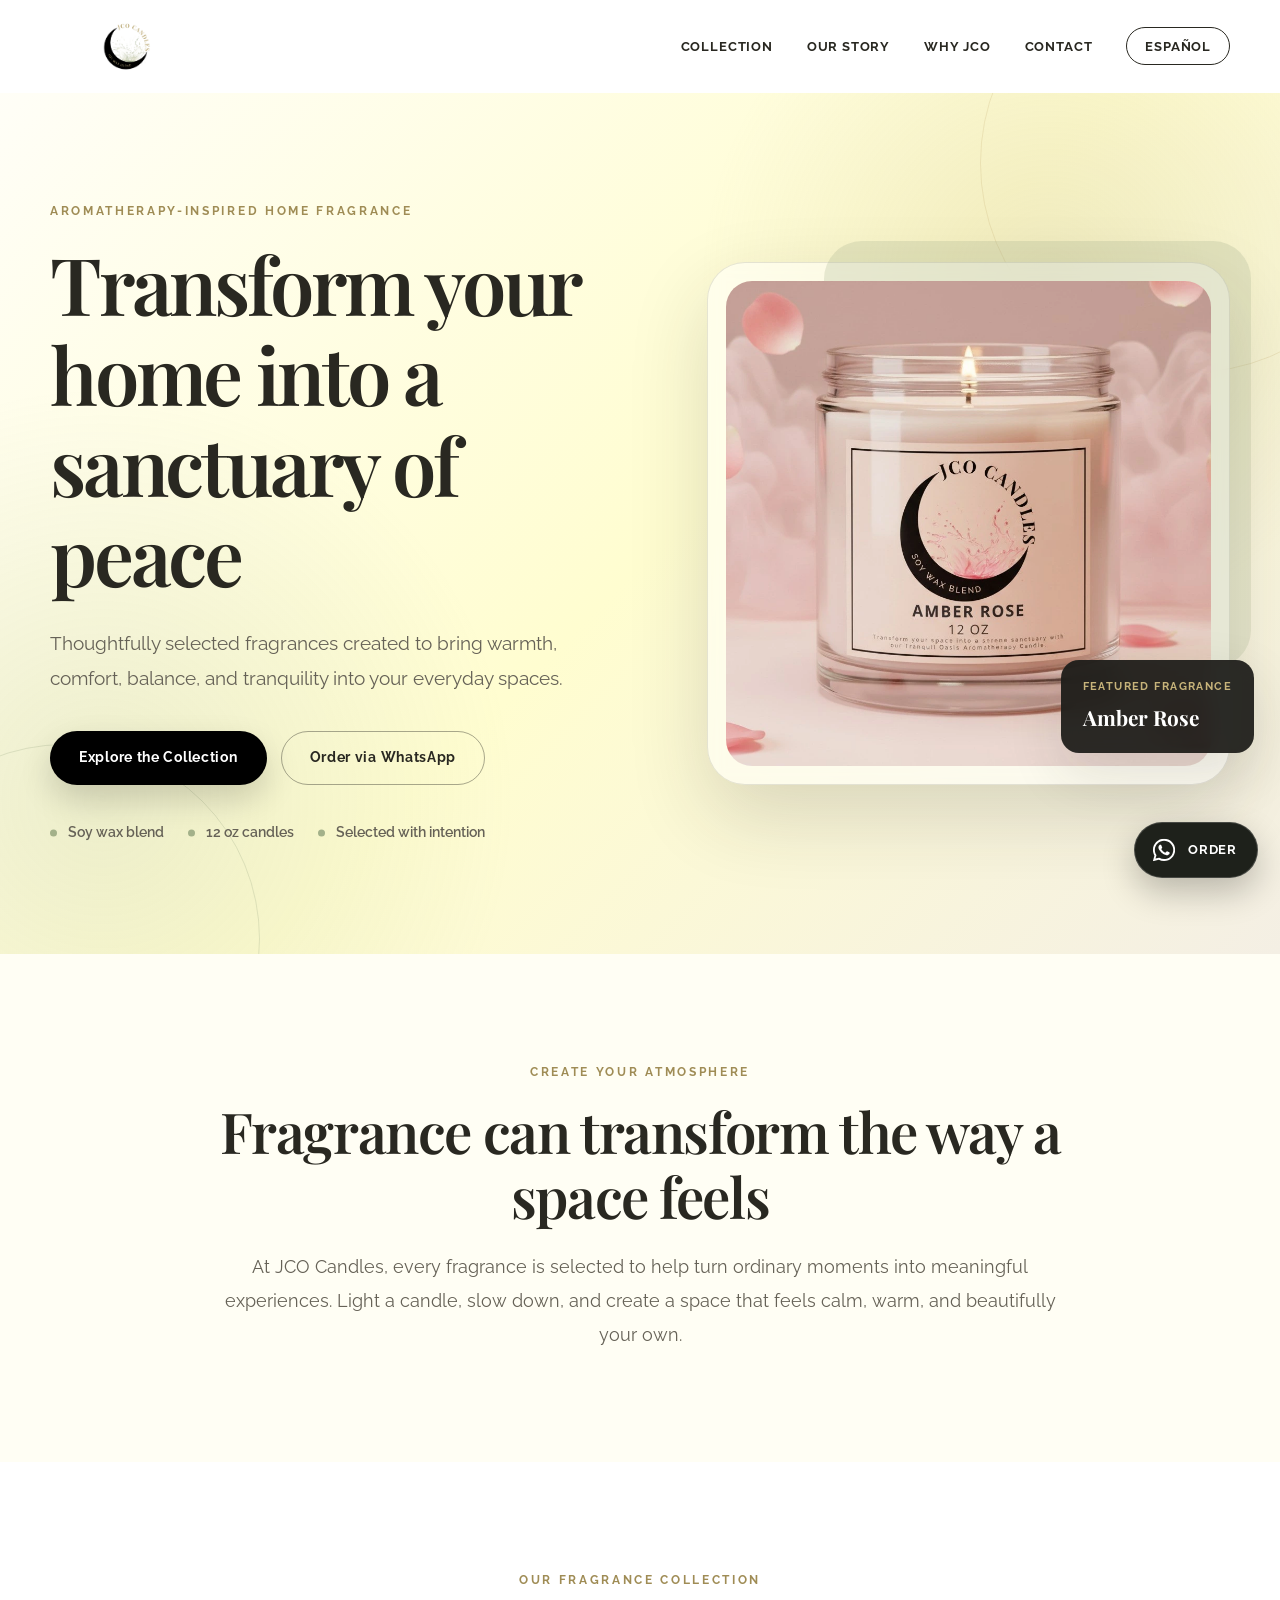
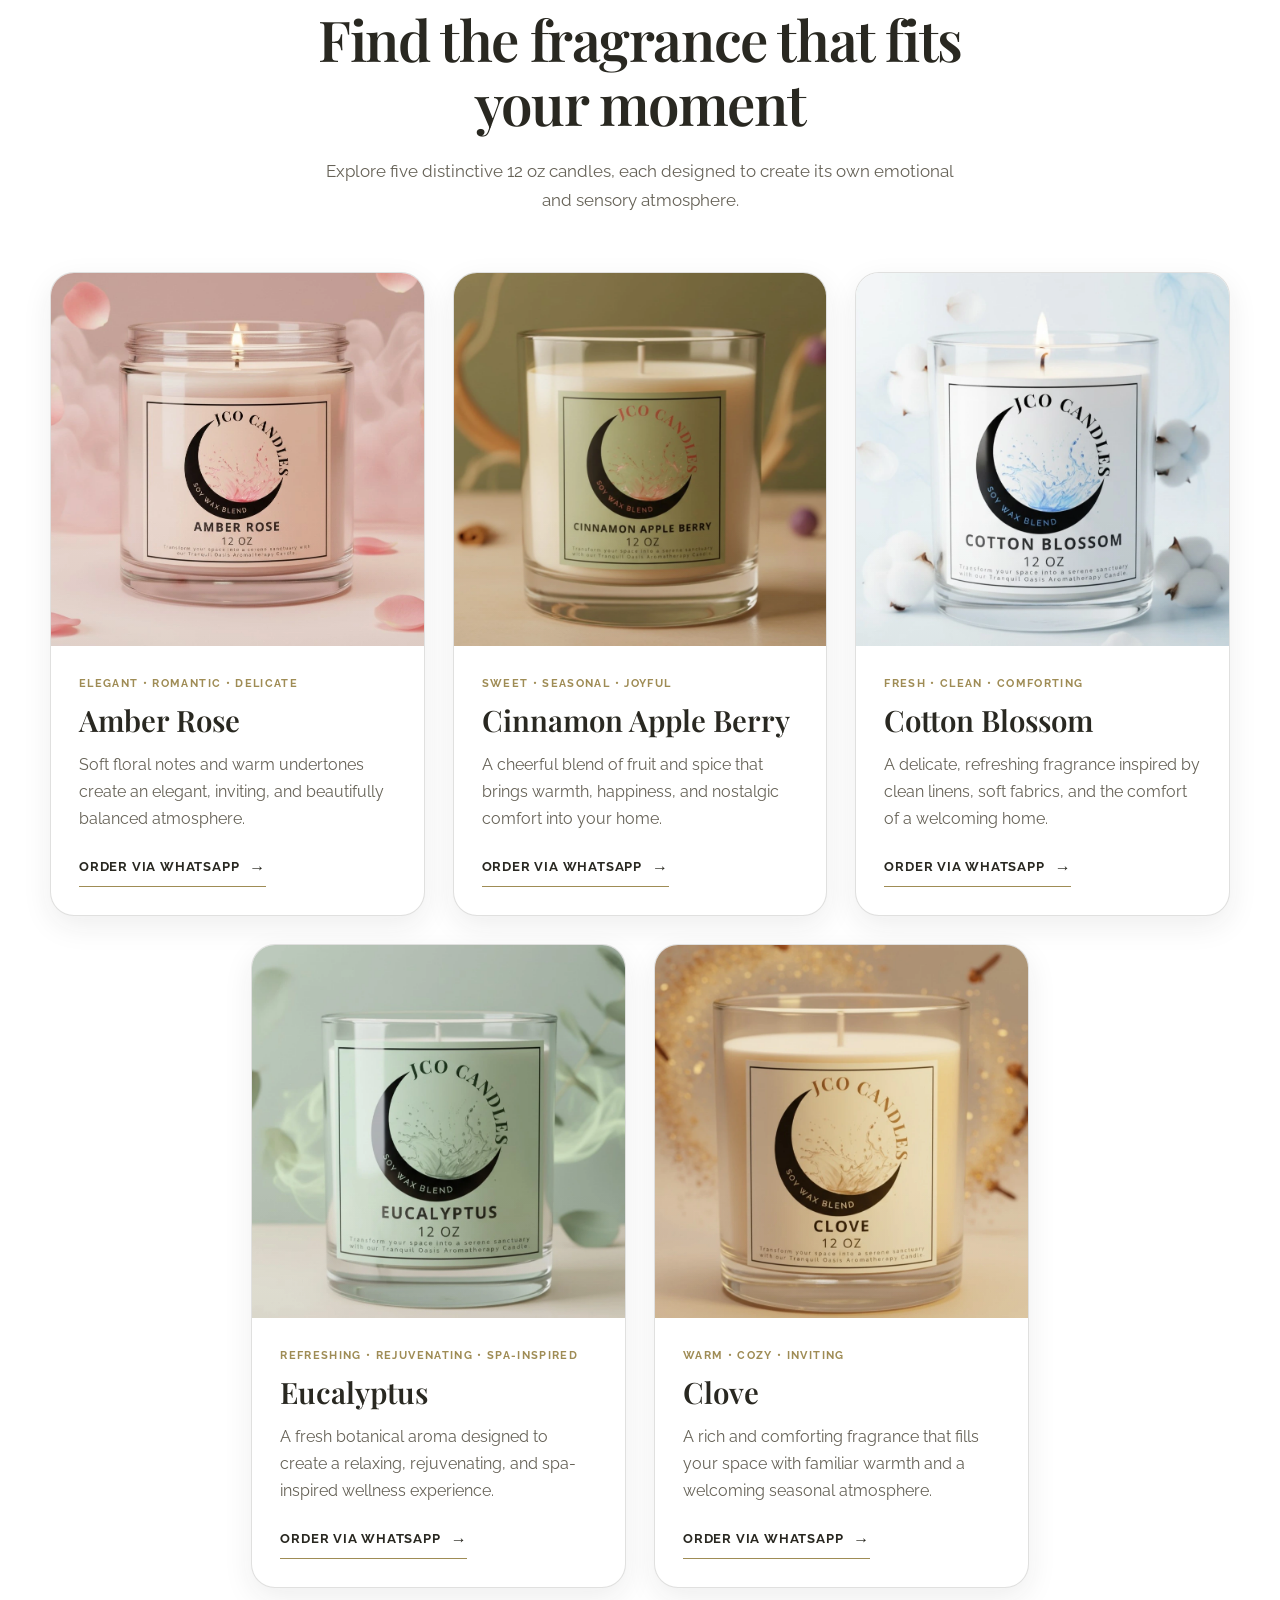
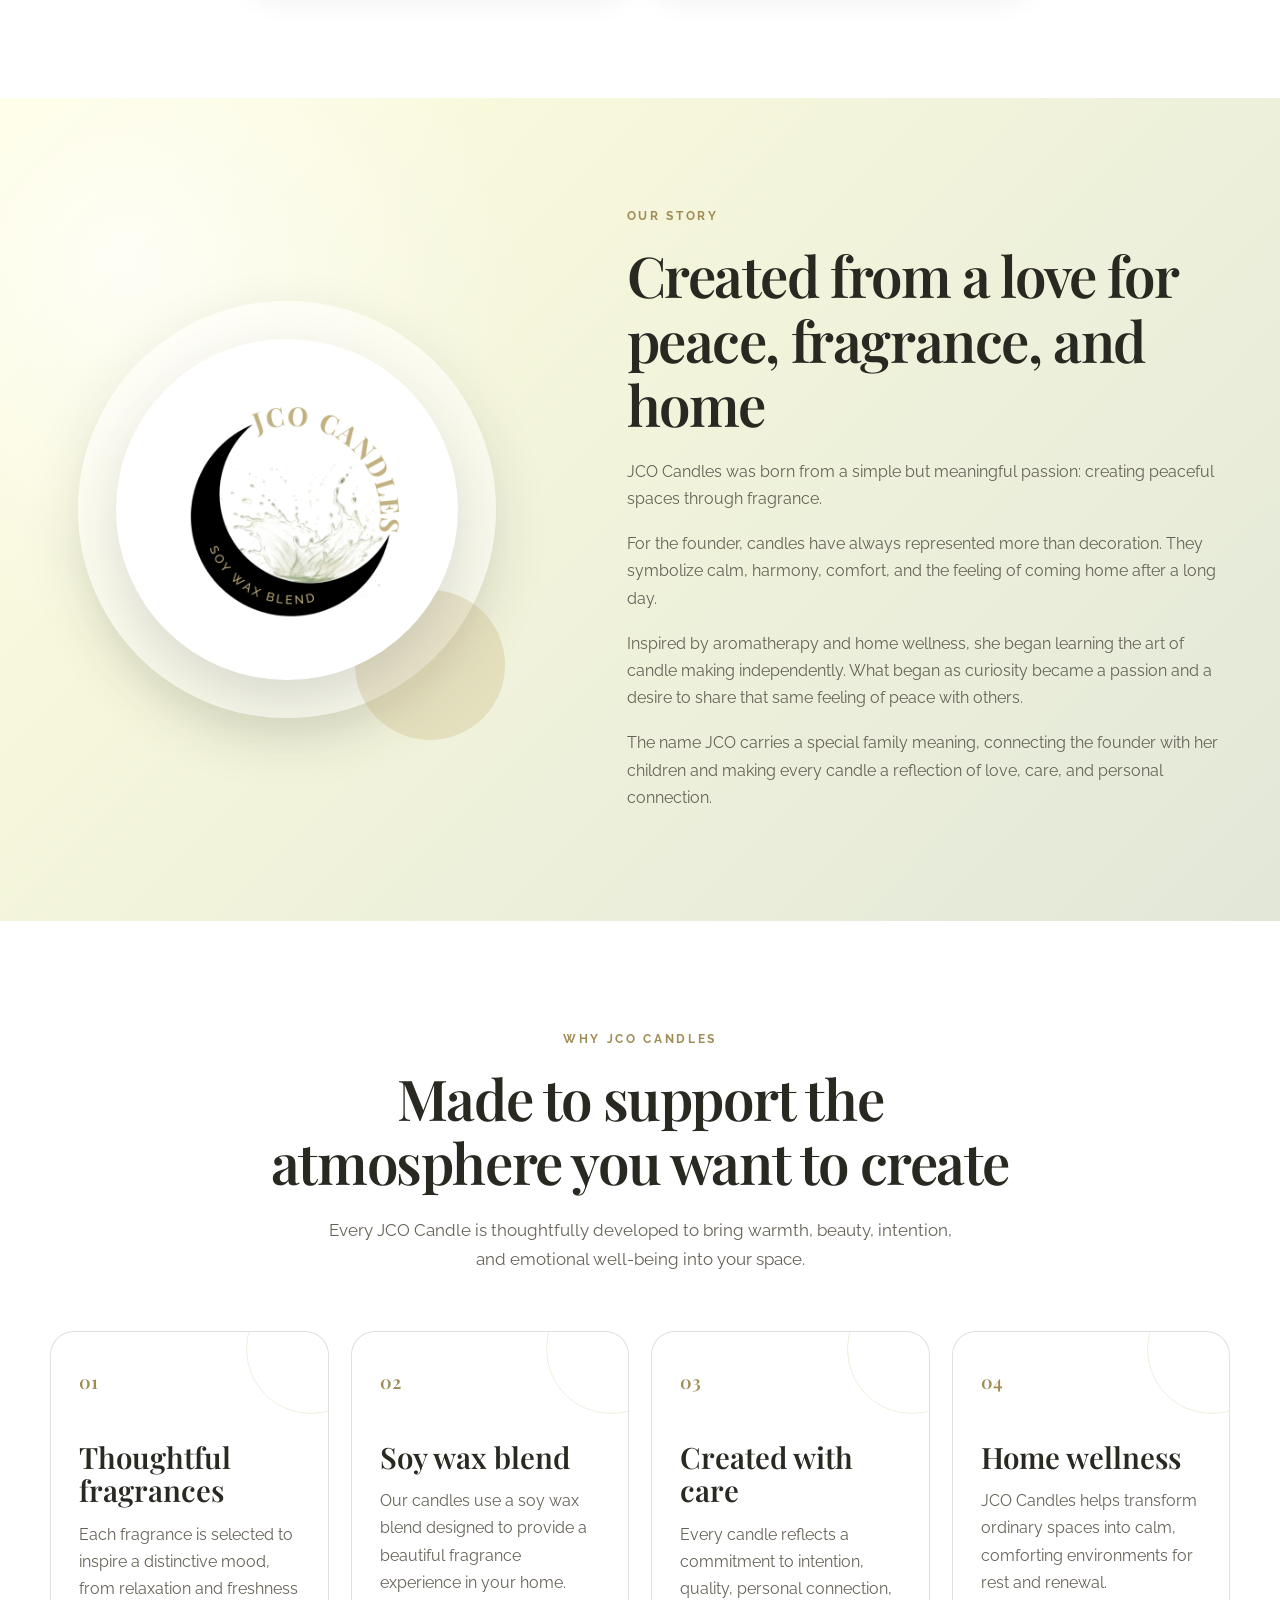
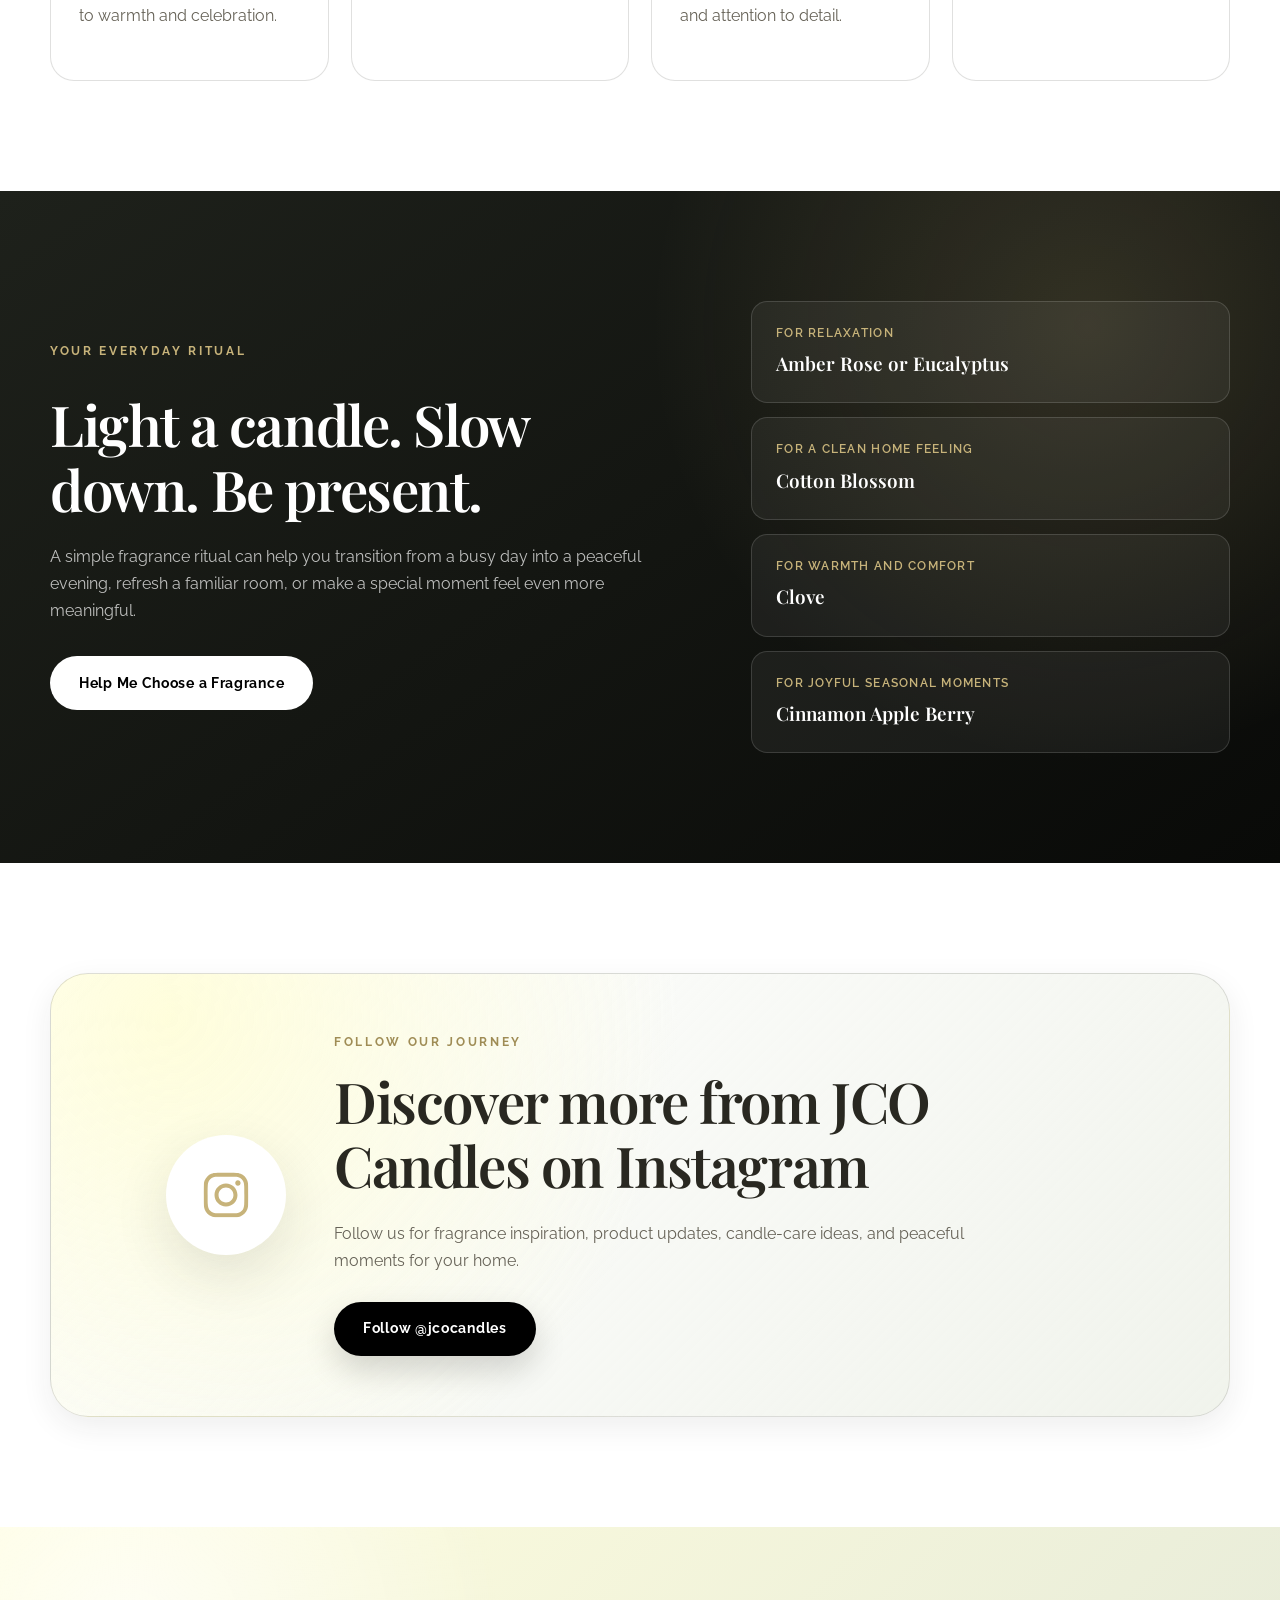
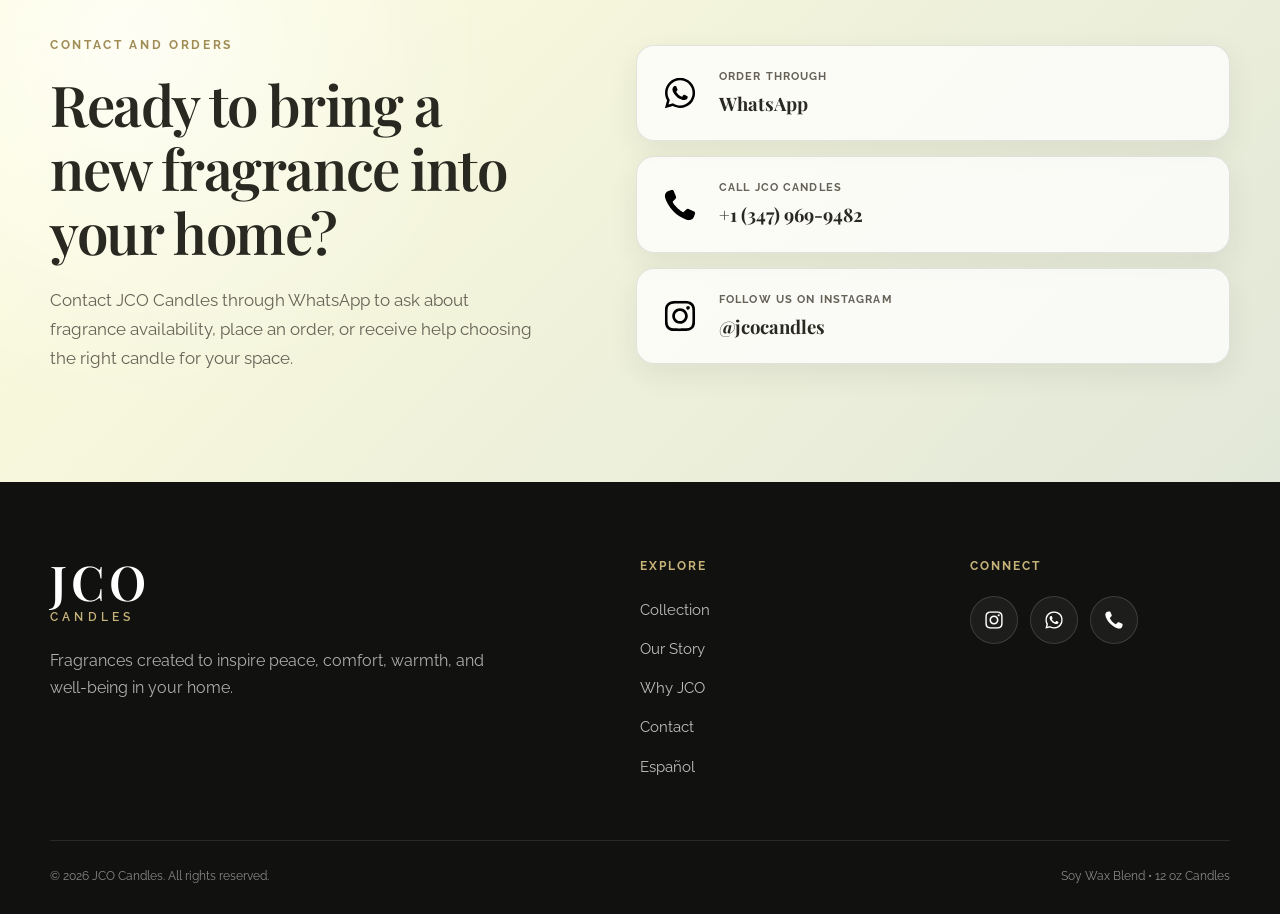
<file: index.html>
<!DOCTYPE html>
<html lang="en">

<head>
    <meta charset="UTF-8" />

    <meta name="viewport" content="width=device-width, initial-scale=1.0" />

    <title>JCO Candles | Aromatherapy Candles for Home Wellness</title>

    <meta name="description"
        content="Discover JCO Candles, a thoughtfully curated collection of soy wax blend candles created to bring peace, comfort, warmth, and beautiful fragrance into your home." />

    <meta name="keywords"
        content="JCO Candles, aromatherapy candles, soy wax blend candles, scented candles, home fragrance, relaxation candles, wellness candles" />

    <meta name="author" content="JCO Candles" />
    <meta name="robots" content="index, follow" />
    <meta name="theme-color" content="#fffdd0" />

    <link rel="canonical" href="https://jcocandles.com/" />

    <!-- Language versions -->
    <link rel="alternate" hreflang="en" href="https://jcocandles.com/" />

    <link rel="alternate" hreflang="es" href="https://jcocandles.com/es/" />

    <link rel="alternate" hreflang="x-default" href="https://jcocandles.com/" />

    <!-- Open Graph -->
    <meta property="og:type" content="website">
    <meta property="og:title" content="JCO Candles | Transform Your Home Into a Sanctuary">
    <meta property="og:description"
        content="Thoughtfully selected soy wax blend candles designed to bring peace, comfort, warmth, and tranquility into your home.">
    <meta property="og:image" content="https://www.marvinnunezrd.com/jco-candles/assets/images/seo/og-image.jpg">
    <meta property="og:url" content="https://www.marvinnunezrd.com/jco-candles/">
    <meta property="og:site_name" content="JCO Candles">
    <meta property="og:locale" content="en_US">
    <meta property="og:locale:alternate" content="es_US">

    <!-- Twitter -->
    <meta name="twitter:card" content="summary_large_image">
    <meta name="twitter:title" content="JCO Candles | Transform Your Home Into a Sanctuary">
    <meta name="twitter:description"
        content="Thoughtfully selected soy wax blend candles designed to bring peace, comfort, warmth, and tranquility into your home.">
    <meta name="twitter:image" content="https://www.marvinnunezrd.com/jco-candles/assets/images/seo/og-image.jpg">
    
    <!-- Google Fonts -->
    <link rel="preconnect" href="https://fonts.googleapis.com" />

    <link rel="preconnect" href="https://fonts.gstatic.com" crossorigin />

    <link
        href="https://fonts.googleapis.com/css2?family=Playfair+Display:wght@500;600;700&family=Raleway:wght@400;500;600;700&display=swap"
        rel="stylesheet" />

    <!-- FAVICONS -->
    <link rel="icon" type="image/png" sizes="32x32" href="assets/images/seo/favicon-32x32.png">
    <link rel="icon" type="image/png" sizes="16x16" href="assets/images/seo/favicon-16x16.png">
    <link rel="apple-touch-icon" href="assets/images/seo/apple-touch-icon.png">
    <link rel="manifest" href="assets/images/seo/site.webmanifest">

    <!-- Main stylesheet -->
    <link rel="stylesheet" href="assets/css/styles.css" />

    <!-- Structured data -->
    <script type="application/ld+json">
  {
    "@context": "https://schema.org",
    "@type": "Organization",
    "name": "JCO Candles",
    "url": "https://jcocandles.com/",
    "logo": "https://jcocandles.com/assets/images/logo/jco-candles-logo-primary.png",
    "description": "Aromatherapy-inspired soy wax blend candles created to bring peace, comfort, warmth, and tranquility into the home.",
    "telephone": "+1-347-969-9482",
    "sameAs": [
      "https://www.instagram.com/jcocandles"
    ],
    "contactPoint": {
      "@type": "ContactPoint",
      "telephone": "+1-347-969-9482",
      "contactType": "customer service",
      "availableLanguage": [
        "English",
        "Spanish"
      ]
    }
  }
  </script>
</head>

<body>
    <a class="skip-link" href="#main-content">
        Skip to main content
    </a>

    <!-- =========================================
       HEADER
  ========================================== -->
    <header class="site-header" id="top">
        <div class="container header-container">
            <a class="brand" href="#top" aria-label="JCO Candles home">
                <img src="assets/images/logo/jco-candles-logo-primary.webp" alt="JCO Candles" width="220"
                    height="120" />
            </a>

            <button class="menu-toggle" type="button" aria-label="Open navigation menu" aria-expanded="false"
                aria-controls="main-navigation">
                <span></span>
                <span></span>
                <span></span>
            </button>

            <nav class="main-navigation" id="main-navigation" aria-label="Main navigation">
                <ul class="navigation-list">
                    <li>
                        <a href="#collection">Collection</a>
                    </li>

                    <li>
                        <a href="#our-story">Our Story</a>
                    </li>

                    <li>
                        <a href="#why-jco">Why JCO</a>
                    </li>

                    <li>
                        <a href="#contact">Contact</a>
                    </li>

                    <li>
                        <a class="language-link" href="es/index.html" lang="es" aria-label="View website in Spanish">
                            Español
                        </a>
                    </li>
                </ul>
            </nav>
        </div>
    </header>

    <main id="main-content">
        <!-- =========================================
         HERO
    ========================================== -->
        <section class="hero section">
            <div class="container hero-container">
                <div class="hero-content">
                    <p class="eyebrow">
                        Aromatherapy-inspired home fragrance
                    </p>

                    <h1>
                        Transform your home into a sanctuary of peace
                    </h1>

                    <p class="hero-description">
                        Thoughtfully selected fragrances created to bring warmth,
                        comfort, balance, and tranquility into your everyday spaces.
                    </p>

                    <div class="hero-actions">
                        <a class="button button-primary" href="#collection">
                            Explore the Collection
                        </a>

                        <a class="button button-secondary"
                            href="https://wa.me/13479699482?text=Hello%20JCO%20Candles%21%20I%20would%20like%20to%20learn%20more%20about%20your%20candle%20collection."
                            target="_blank" rel="noopener noreferrer">
                            Order via WhatsApp
                        </a>
                    </div>

                    <ul class="hero-highlights" aria-label="JCO Candles product highlights">
                        <li>Soy wax blend</li>
                        <li>12 oz candles</li>
                        <li>Selected with intention</li>
                    </ul>
                </div>

                <div class="hero-visual">
                    <div class="hero-image-frame">
                        <picture>
                            <source srcset="assets/images/products/jco-candles-amber-rose-candle-12oz.webp"
                                type="image/webp" />

                            <img src="assets/images/products/jco-candles-amber-rose-candle-12oz.png"
                                alt="Amber Rose 12 ounce candle by JCO Candles" width="1000" height="1000"
                                fetchpriority="high" />
                        </picture>
                    </div>

                    <div class="hero-product-note">
                        <span>Featured fragrance</span>
                        <strong>Amber Rose</strong>
                    </div>
                </div>
            </div>
        </section>

        <!-- =========================================
         INTRODUCTION
    ========================================== -->
        <section class="brand-introduction section section-light">
            <div class="container narrow-container">
                <p class="eyebrow">Create your atmosphere</p>

                <h2>
                    Fragrance can transform the way a space feels
                </h2>

                <p>
                    At JCO Candles, every fragrance is selected to help turn
                    ordinary moments into meaningful experiences. Light a candle,
                    slow down, and create a space that feels calm, warm, and
                    beautifully your own.
                </p>
            </div>
        </section>

        <!-- =========================================
         FRAGRANCE COLLECTION
    ========================================== -->
        <section class="collection section" id="collection" aria-labelledby="collection-title">
            <div class="container">
                <div class="section-heading">
                    <p class="eyebrow">Our fragrance collection</p>

                    <h2 id="collection-title">
                        Find the fragrance that fits your moment
                    </h2>

                    <p>
                        Explore five distinctive 12 oz candles, each designed to
                        create its own emotional and sensory atmosphere.
                    </p>
                </div>

                <div class="product-grid">
                    <!-- Amber Rose -->
                    <article class="product-card">
                        <div class="product-image">
                            <picture>
                                <source srcset="assets/images/products/jco-candles-amber-rose-candle-12oz.webp"
                                    type="image/webp" />

                                <img src="assets/images/products/jco-candles-amber-rose-candle-12oz.png"
                                    alt="Amber Rose 12 ounce scented candle" width="900" height="900" loading="lazy" />
                            </picture>
                        </div>

                        <div class="product-content">
                            <p class="product-mood">
                                Elegant • Romantic • Delicate
                            </p>

                            <h3>Amber Rose</h3>

                            <p>
                                Soft floral notes and warm undertones create an elegant,
                                inviting, and beautifully balanced atmosphere.
                            </p>

                            <a class="product-link"
                                href="https://wa.me/13479699482?text=Hello%20JCO%20Candles%21%20I%20am%20interested%20in%20the%2012%20oz%20Amber%20Rose%20candle."
                                target="_blank" rel="noopener noreferrer"
                                aria-label="Order Amber Rose candle through WhatsApp">
                                Order via WhatsApp
                            </a>
                        </div>
                    </article>

                    <!-- Cinnamon Apple Berry -->
                    <article class="product-card">
                        <div class="product-image">
                            <picture>
                                <source
                                    srcset="assets/images/products/jco-candles-cinnamon-apple-berry-candle-12oz.webp"
                                    type="image/webp" />

                                <img src="assets/images/products/jco-candles-cinnamon-apple-berry-candle-12oz.png"
                                    alt="Cinnamon Apple Berry 12 ounce scented candle" width="900" height="900"
                                    loading="lazy" />
                            </picture>
                        </div>

                        <div class="product-content">
                            <p class="product-mood">
                                Sweet • Seasonal • Joyful
                            </p>

                            <h3>Cinnamon Apple Berry</h3>

                            <p>
                                A cheerful blend of fruit and spice that brings warmth,
                                happiness, and nostalgic comfort into your home.
                            </p>

                            <a class="product-link"
                                href="https://wa.me/13479699482?text=Hello%20JCO%20Candles%21%20I%20am%20interested%20in%20the%2012%20oz%20Cinnamon%20Apple%20Berry%20candle."
                                target="_blank" rel="noopener noreferrer"
                                aria-label="Order Cinnamon Apple Berry candle through WhatsApp">
                                Order via WhatsApp
                            </a>
                        </div>
                    </article>

                    <!-- Cotton Blossom -->
                    <article class="product-card">
                        <div class="product-image">
                            <picture>
                                <source srcset="assets/images/products/jco-candles-cotton-blossom-candle-12oz.webp"
                                    type="image/webp" />

                                <img src="assets/images/products/jco-candles-cotton-blossom-candle-12oz.png"
                                    alt="Cotton Blossom 12 ounce scented candle" width="900" height="900"
                                    loading="lazy" />
                            </picture>
                        </div>

                        <div class="product-content">
                            <p class="product-mood">
                                Fresh • Clean • Comforting
                            </p>

                            <h3>Cotton Blossom</h3>

                            <p>
                                A delicate, refreshing fragrance inspired by clean
                                linens, soft fabrics, and the comfort of a welcoming home.
                            </p>

                            <a class="product-link"
                                href="https://wa.me/13479699482?text=Hello%20JCO%20Candles%21%20I%20am%20interested%20in%20the%2012%20oz%20Cotton%20Blossom%20candle."
                                target="_blank" rel="noopener noreferrer"
                                aria-label="Order Cotton Blossom candle through WhatsApp">
                                Order via WhatsApp
                            </a>
                        </div>
                    </article>

                    <!-- Eucalyptus -->
                    <article class="product-card">
                        <div class="product-image">
                            <picture>
                                <source srcset="assets/images/products/jco-candles-eucalyptus-candle-12oz.webp"
                                    type="image/webp" />

                                <img src="assets/images/products/jco-candles-eucalyptus-candle-12oz.png"
                                    alt="Eucalyptus 12 ounce scented candle" width="900" height="900" loading="lazy" />
                            </picture>
                        </div>

                        <div class="product-content">
                            <p class="product-mood">
                                Refreshing • Rejuvenating • Spa-inspired
                            </p>

                            <h3>Eucalyptus</h3>

                            <p>
                                A fresh botanical aroma designed to create a relaxing,
                                rejuvenating, and spa-inspired wellness experience.
                            </p>

                            <a class="product-link"
                                href="https://wa.me/13479699482?text=Hello%20JCO%20Candles%21%20I%20am%20interested%20in%20the%2012%20oz%20Eucalyptus%20candle."
                                target="_blank" rel="noopener noreferrer"
                                aria-label="Order Eucalyptus candle through WhatsApp">
                                Order via WhatsApp
                            </a>
                        </div>
                    </article>

                    <!-- Clove -->
                    <article class="product-card">
                        <div class="product-image">
                            <picture>
                                <source srcset="assets/images/products/jco-candles-clove-candle-12oz.webp"
                                    type="image/webp" />

                                <img src="assets/images/products/jco-candles-clove-candle-12oz.png"
                                    alt="Clove 12 ounce scented candle" width="900" height="900" loading="lazy" />
                            </picture>
                        </div>

                        <div class="product-content">
                            <p class="product-mood">
                                Warm • Cozy • Inviting
                            </p>

                            <h3>Clove</h3>

                            <p>
                                A rich and comforting fragrance that fills your space
                                with familiar warmth and a welcoming seasonal atmosphere.
                            </p>

                            <a class="product-link"
                                href="https://wa.me/13479699482?text=Hello%20JCO%20Candles%21%20I%20am%20interested%20in%20the%2012%20oz%20Clove%20candle."
                                target="_blank" rel="noopener noreferrer"
                                aria-label="Order Clove candle through WhatsApp">
                                Order via WhatsApp
                            </a>
                        </div>
                    </article>
                </div>
            </div>
        </section>

        <!-- =========================================
         OUR STORY
    ========================================== -->
        <section class="our-story section section-accent" id="our-story" aria-labelledby="story-title">
            <div class="container story-container">
                <div class="story-visual" aria-hidden="true">
                    <div class="story-circle story-circle-large"></div>
                    <div class="story-circle story-circle-small"></div>

                    <img src="assets/images/logo/jco-candles-logo-primary.webp" alt="" width="600" height="400"
                        loading="lazy" />
                </div>

                <div class="story-content">
                    <p class="eyebrow">Our story</p>

                    <h2 id="story-title">
                        Created from a love for peace, fragrance, and home
                    </h2>

                    <p>
                        JCO Candles was born from a simple but meaningful passion:
                        creating peaceful spaces through fragrance.
                    </p>

                    <p>
                        For the founder, candles have always represented more than
                        decoration. They symbolize calm, harmony, comfort, and the
                        feeling of coming home after a long day.
                    </p>

                    <p>
                        Inspired by aromatherapy and home wellness, she began learning
                        the art of candle making independently. What began as curiosity
                        became a passion and a desire to share that same feeling of
                        peace with others.
                    </p>

                    <p>
                        The name JCO carries a special family meaning, connecting the
                        founder with her children and making every candle a reflection
                        of love, care, and personal connection.
                    </p>
                </div>
            </div>
        </section>

        <!-- =========================================
         WHY JCO
    ========================================== -->
        <section class="why-jco section" id="why-jco" aria-labelledby="why-jco-title">
            <div class="container">
                <div class="section-heading">
                    <p class="eyebrow">Why JCO Candles</p>

                    <h2 id="why-jco-title">
                        Made to support the atmosphere you want to create
                    </h2>

                    <p>
                        Every JCO Candle is thoughtfully developed to bring warmth,
                        beauty, intention, and emotional well-being into your space.
                    </p>
                </div>

                <div class="benefits-grid">
                    <article class="benefit-card">
                        <span class="benefit-number" aria-hidden="true">01</span>

                        <h3>Thoughtful fragrances</h3>

                        <p>
                            Each fragrance is selected to inspire a distinctive mood,
                            from relaxation and freshness to warmth and celebration.
                        </p>
                    </article>

                    <article class="benefit-card">
                        <span class="benefit-number" aria-hidden="true">02</span>

                        <h3>Soy wax blend</h3>

                        <p>
                            Our candles use a soy wax blend designed to provide a
                            beautiful fragrance experience in your home.
                        </p>
                    </article>

                    <article class="benefit-card">
                        <span class="benefit-number" aria-hidden="true">03</span>

                        <h3>Created with care</h3>

                        <p>
                            Every candle reflects a commitment to intention, quality,
                            personal connection, and attention to detail.
                        </p>
                    </article>

                    <article class="benefit-card">
                        <span class="benefit-number" aria-hidden="true">04</span>

                        <h3>Home wellness</h3>

                        <p>
                            JCO Candles helps transform ordinary spaces into calm,
                            comforting environments for rest and renewal.
                        </p>
                    </article>
                </div>
            </div>
        </section>

        <!-- =========================================
         WELLNESS EXPERIENCE
    ========================================== -->
        <section class="wellness section section-dark">
            <div class="container wellness-container">
                <div class="wellness-content">
                    <p class="eyebrow">Your everyday ritual</p>

                    <h2>
                        Light a candle. Slow down. Be present.
                    </h2>

                    <p>
                        A simple fragrance ritual can help you transition from a busy
                        day into a peaceful evening, refresh a familiar room, or make
                        a special moment feel even more meaningful.
                    </p>

                    <a class="button button-light"
                        href="https://wa.me/13479699482?text=Hello%20JCO%20Candles%21%20Can%20you%20help%20me%20choose%20the%20right%20fragrance%20for%20my%20home%3F"
                        target="_blank" rel="noopener noreferrer">
                        Help Me Choose a Fragrance
                    </a>
                </div>

                <div class="wellness-list">
                    <article>
                        <span>For relaxation</span>
                        <strong>Amber Rose or Eucalyptus</strong>
                    </article>

                    <article>
                        <span>For a clean home feeling</span>
                        <strong>Cotton Blossom</strong>
                    </article>

                    <article>
                        <span>For warmth and comfort</span>
                        <strong>Clove</strong>
                    </article>

                    <article>
                        <span>For joyful seasonal moments</span>
                        <strong>Cinnamon Apple Berry</strong>
                    </article>
                </div>
            </div>
        </section>

        <!-- =========================================
         INSTAGRAM
    ========================================== -->
        <section class="instagram-section section" aria-labelledby="instagram-title">
            <div class="container instagram-container">
                <div class="instagram-icon">
                    <img src="assets/icons/brand-gold/icon-instagram.svg" alt="" width="72" height="72"
                        loading="lazy" />
                </div>

                <div class="instagram-content">
                    <p class="eyebrow">Follow our journey</p>

                    <h2 id="instagram-title">
                        Discover more from JCO Candles on Instagram
                    </h2>

                    <p>
                        Follow us for fragrance inspiration, product updates,
                        candle-care ideas, and peaceful moments for your home.
                    </p>

                    <a class="button button-primary" href="https://www.instagram.com/jcocandles" target="_blank"
                        rel="noopener noreferrer">
                        Follow @jcocandles
                    </a>
                </div>
            </div>
        </section>

        <!-- =========================================
         CONTACT / ORDER
    ========================================== -->
        <section class="contact-section section section-accent" id="contact" aria-labelledby="contact-title">
            <div class="container contact-container">
                <div class="contact-content">
                    <p class="eyebrow">Contact and orders</p>

                    <h2 id="contact-title">
                        Ready to bring a new fragrance into your home?
                    </h2>

                    <p>
                        Contact JCO Candles through WhatsApp to ask about fragrance
                        availability, place an order, or receive help choosing the
                        right candle for your space.
                    </p>
                </div>

                <div class="contact-actions">
                    <a class="contact-card"
                        href="https://wa.me/13479699482?text=Hello%20JCO%20Candles%21%20I%20would%20like%20to%20place%20an%20order."
                        target="_blank" rel="noopener noreferrer">
                        <img src="assets/icons/brand-dark/icon-whatsapp.svg" alt="" width="48" height="48" />

                        <span>
                            <small>Order through</small>
                            <strong>WhatsApp</strong>
                        </span>
                    </a>

                    <a class="contact-card" href="tel:+13479699482">
                        <img src="assets/icons/brand-dark/icon-phone.svg" alt="" width="48" height="48" />

                        <span>
                            <small>Call JCO Candles</small>
                            <strong>+1 (347) 969-9482</strong>
                        </span>
                    </a>

                    <a class="contact-card" href="https://www.instagram.com/jcocandles" target="_blank"
                        rel="noopener noreferrer">
                        <img src="assets/icons/brand-dark/icon-instagram.svg" alt="" width="48" height="48" />

                        <span>
                            <small>Follow us on Instagram</small>
                            <strong>@jcocandles</strong>
                        </span>
                    </a>
                </div>
            </div>
        </section>
    </main>

    <!-- =========================================
       FOOTER
  ========================================== -->
    <footer class="site-footer">
        <div class="container footer-container">
            <div class="footer-brand">
                <a class="footer-logo" href="#top" aria-label="Return to the top of JCO Candles">
                    <span>JCO</span>
                    <strong>Candles</strong>
                </a>

                <p>
                    Fragrances created to inspire peace, comfort, warmth, and
                    well-being in your home.
                </p>
            </div>

            <div class="footer-navigation">
                <h2>Explore</h2>

                <ul>
                    <li>
                        <a href="#collection">Collection</a>
                    </li>

                    <li>
                        <a href="#our-story">Our Story</a>
                    </li>

                    <li>
                        <a href="#why-jco">Why JCO</a>
                    </li>

                    <li>
                        <a href="#contact">Contact</a>
                    </li>

                    <li>
                        <a href="es/index.html" lang="es">
                            Español
                        </a>
                    </li>
                </ul>
            </div>

            <div class="footer-contact">
                <h2>Connect</h2>

                <div class="footer-social-links">
                    <a href="https://www.instagram.com/jcocandles" target="_blank" rel="noopener noreferrer"
                        aria-label="Follow JCO Candles on Instagram">
                        <img src="assets/icons/brand-light/icon-instagram.svg" alt="" width="30" height="30" />
                    </a>

                    <a href="https://wa.me/13479699482" target="_blank" rel="noopener noreferrer"
                        aria-label="Contact JCO Candles through WhatsApp">
                        <img src="assets/icons/brand-light/icon-whatsapp.svg" alt="" width="30" height="30" />
                    </a>

                    <a href="tel:+13479699482" aria-label="Call JCO Candles">
                        <img src="assets/icons/brand-light/icon-phone.svg" alt="" width="30" height="30" />
                    </a>
                </div>
            </div>
        </div>

        <div class="container footer-bottom">
            <p>
                &copy; <span id="current-year">2026</span> JCO Candles.
                All rights reserved.
            </p>

            <p>
                Soy Wax Blend • 12 oz Candles
            </p>
        </div>
    </footer>

    <!-- Floating WhatsApp button -->
    <a class="floating-whatsapp"
        href="https://wa.me/13479699482?text=Hello%20JCO%20Candles%21%20I%20would%20like%20to%20place%20an%20order."
        target="_blank" rel="noopener noreferrer" aria-label="Order from JCO Candles through WhatsApp">
        <img src="assets/icons/brand-light/icon-whatsapp.svg" alt="" width="34" height="34" />

        <span>Order</span>
    </a>

    <script src="assets/js/main.js"></script>
</body>

</html>
</file>
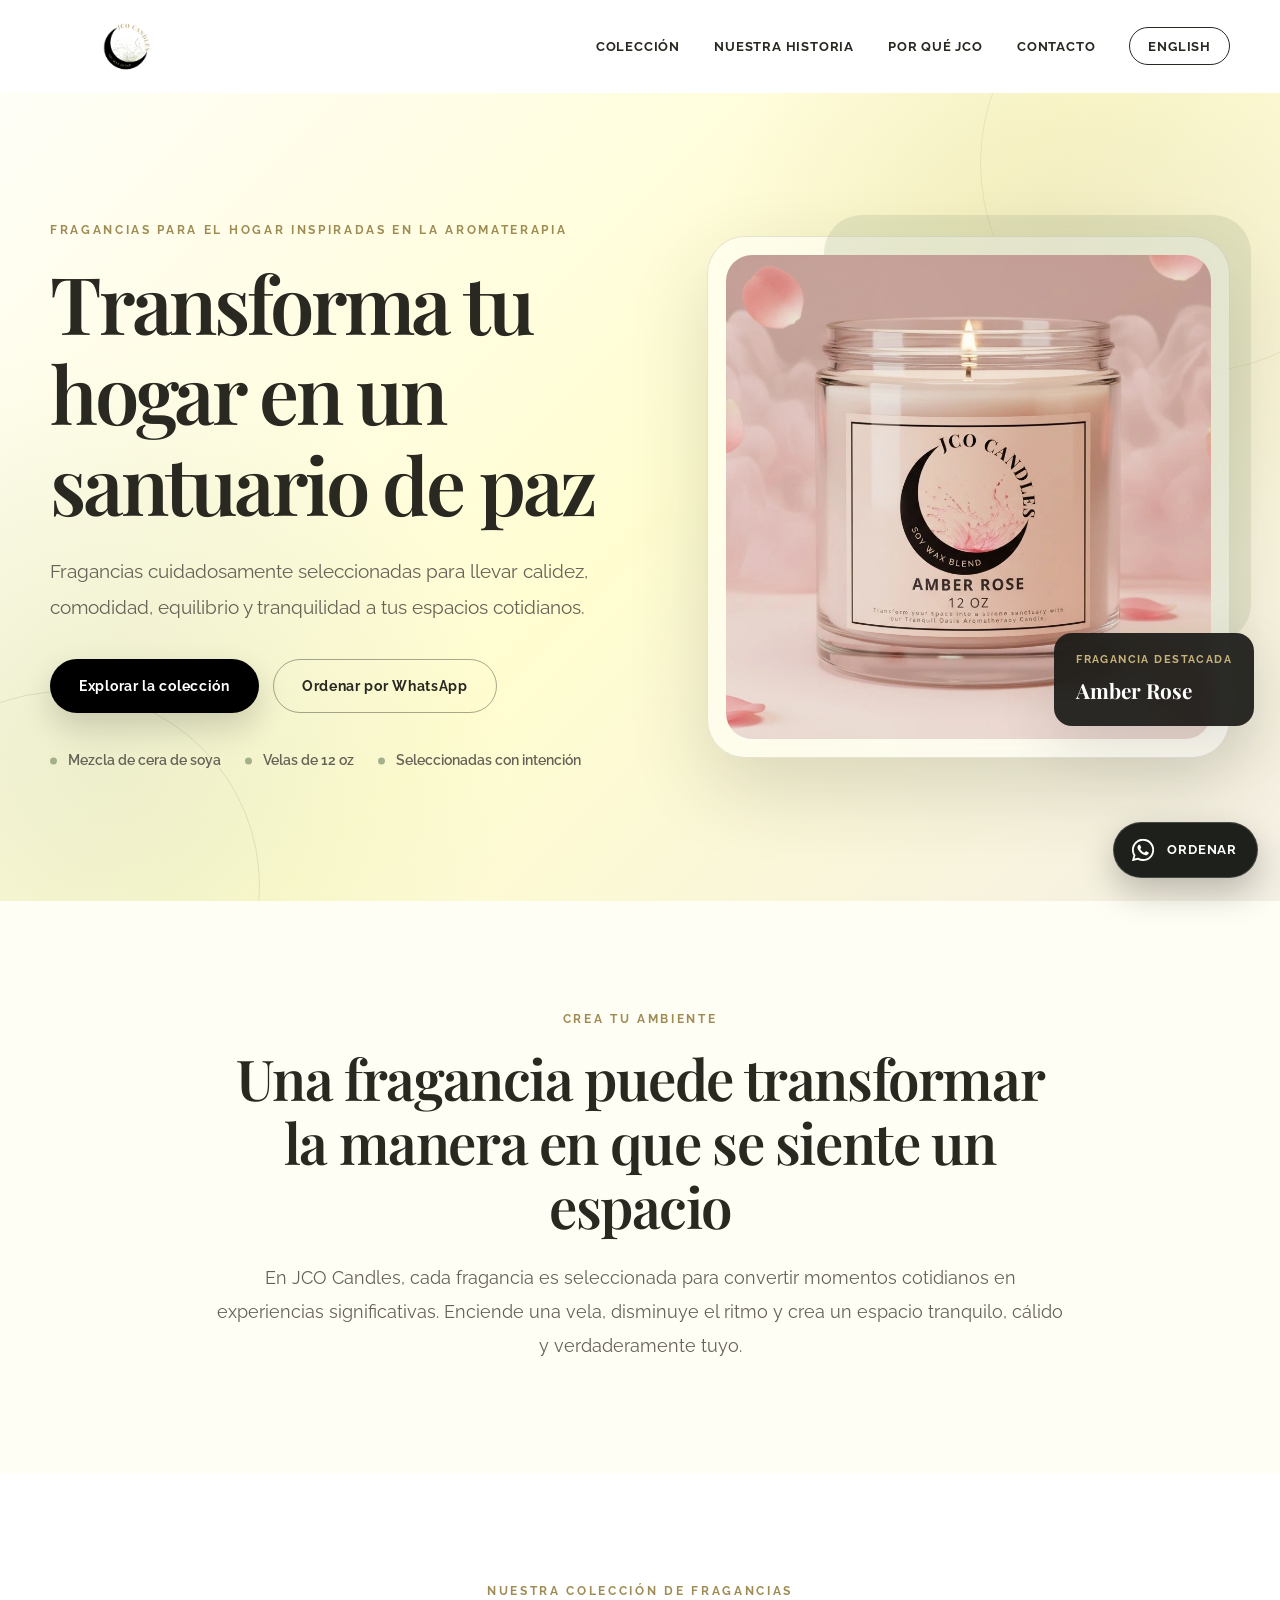
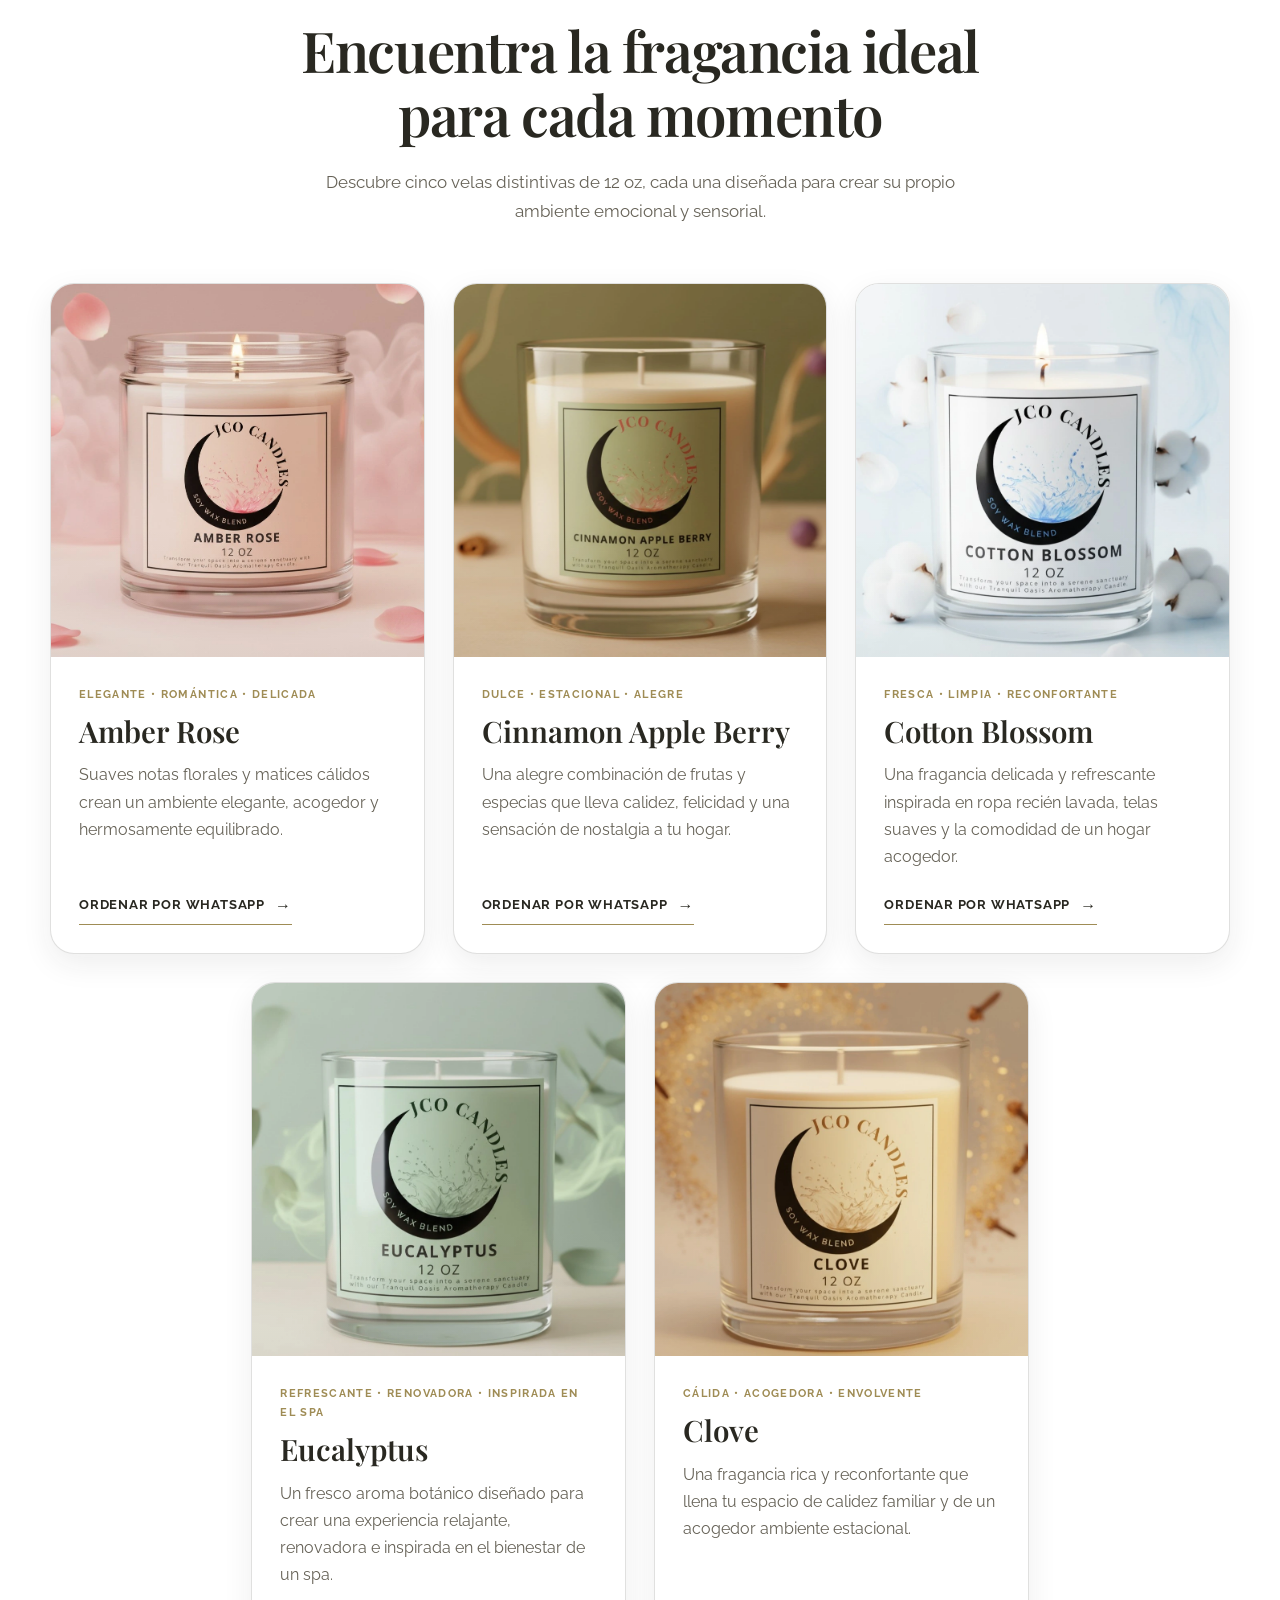
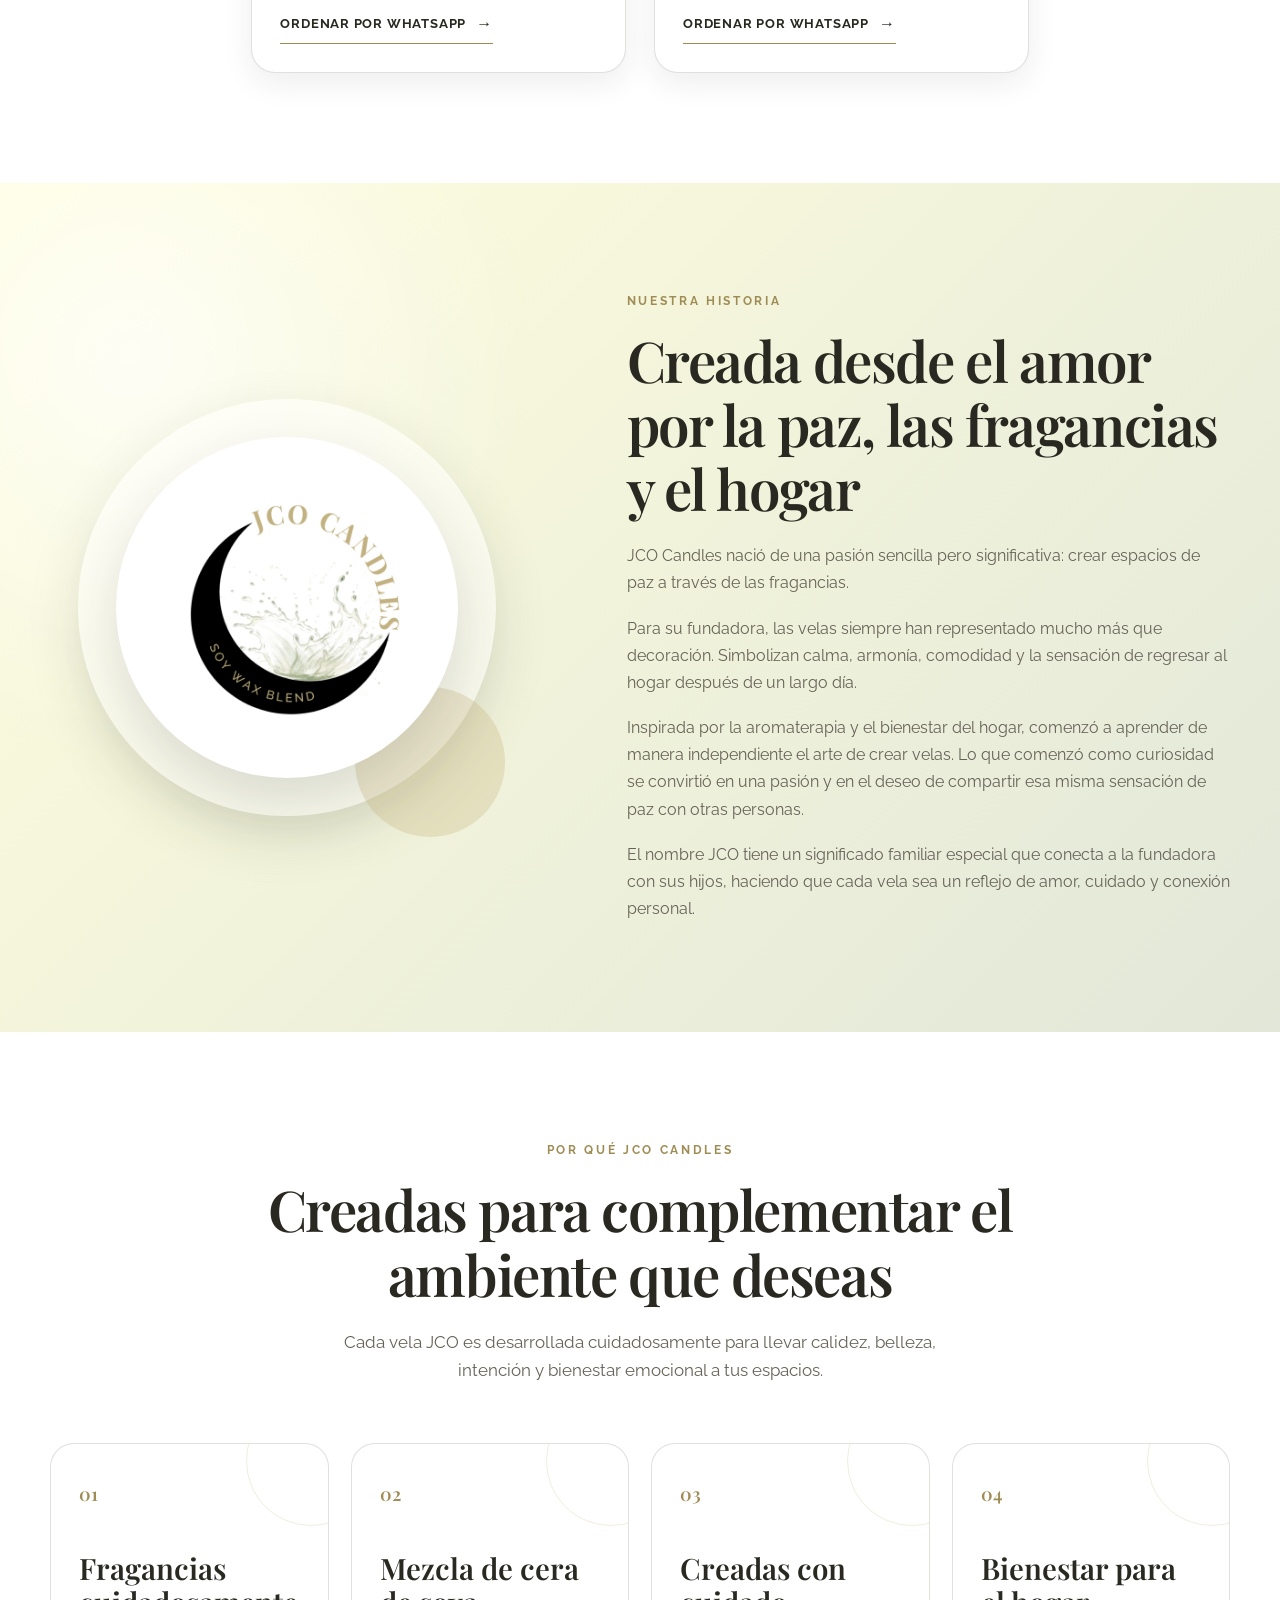
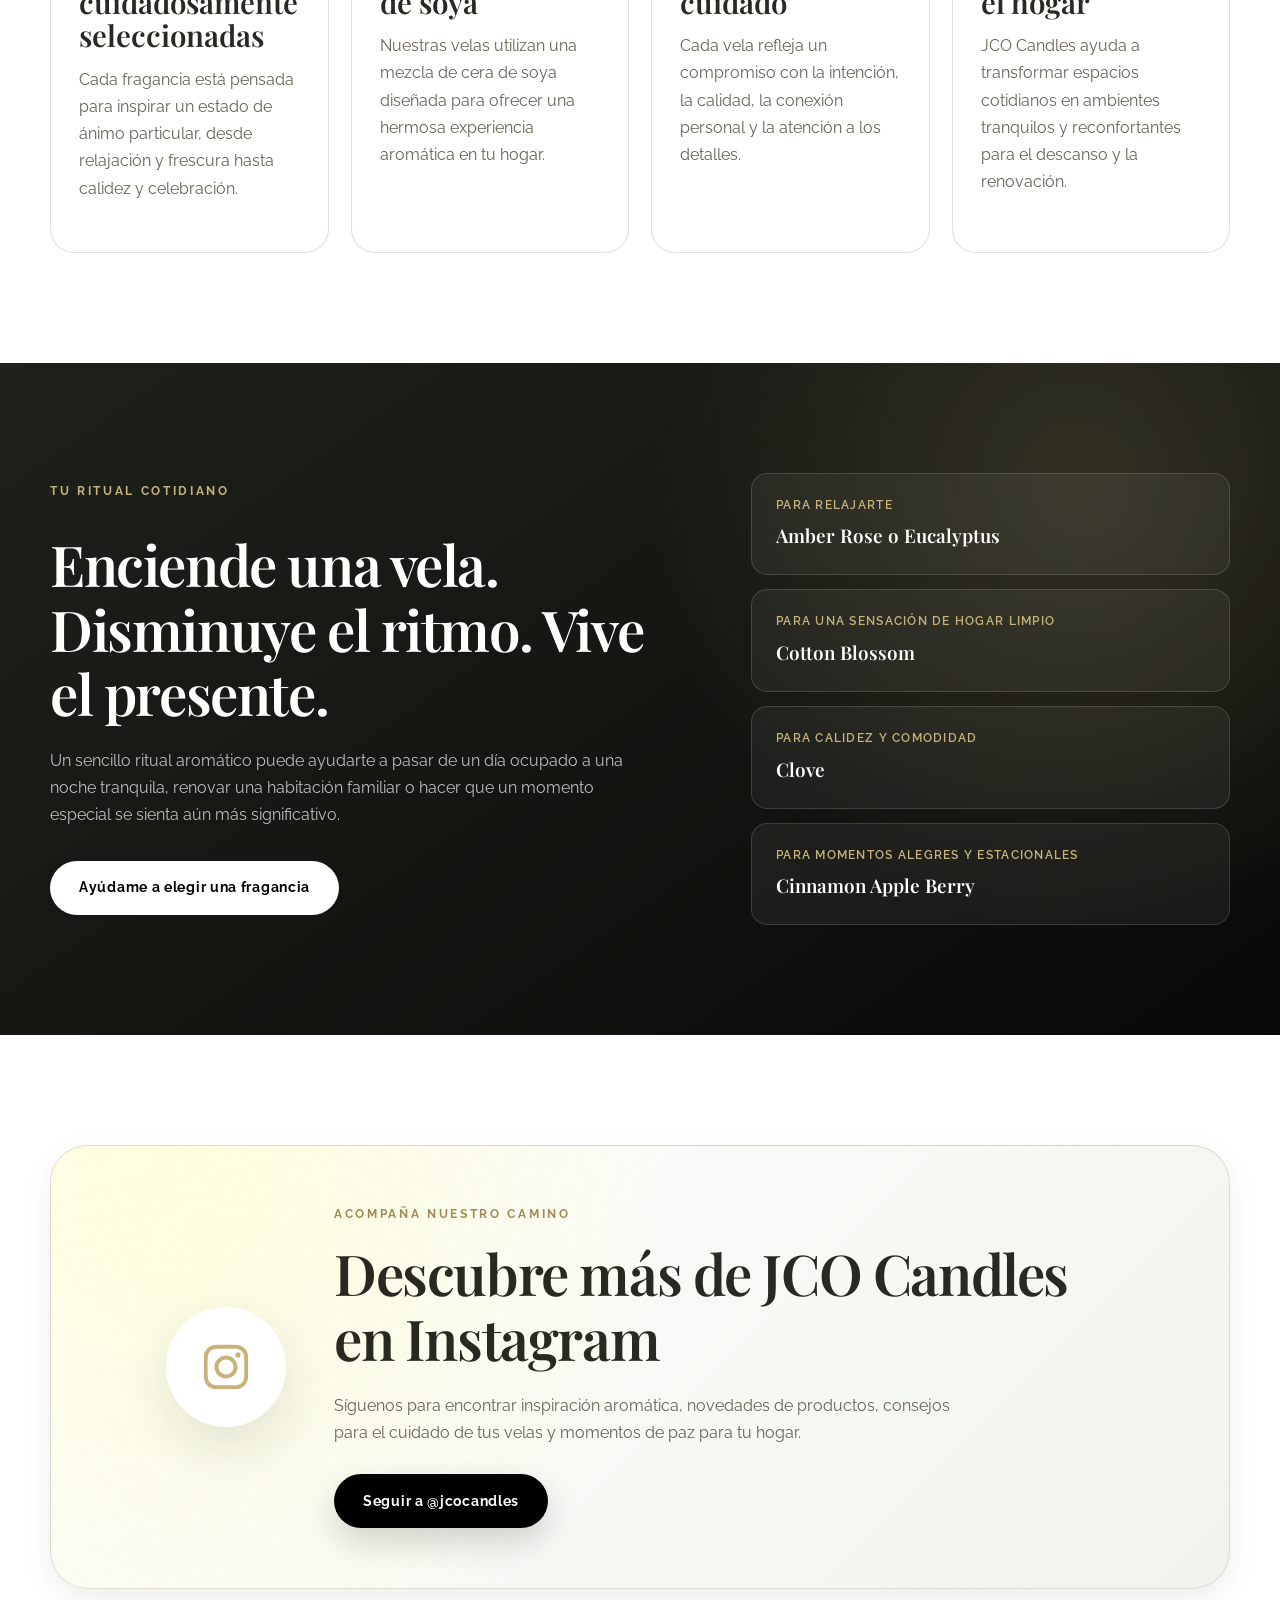
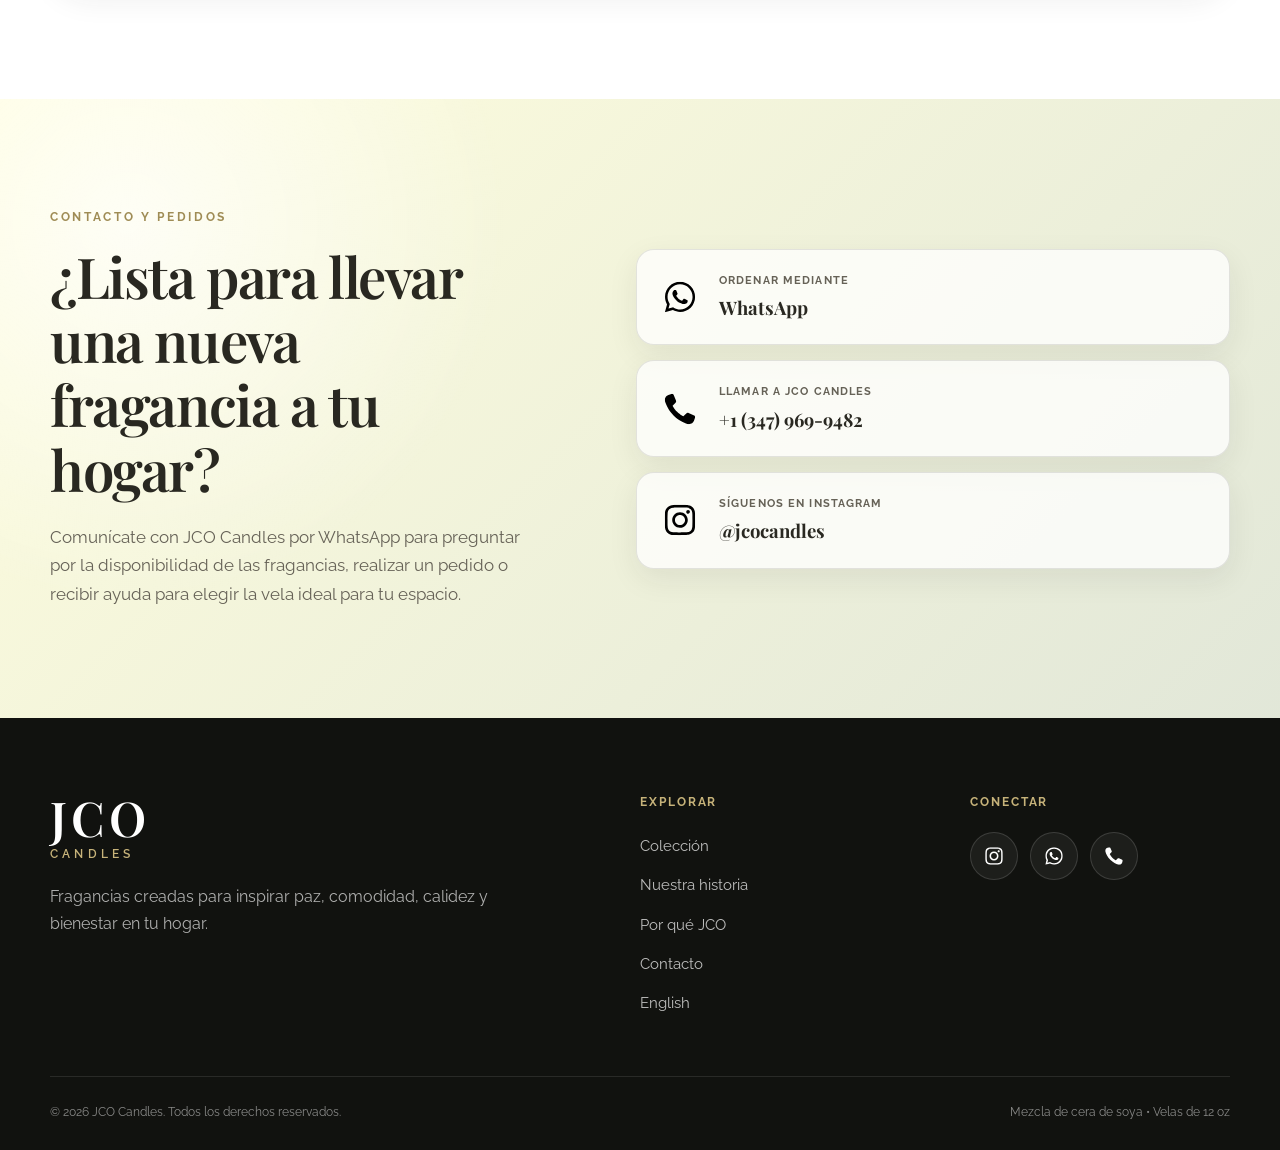
<file: es/index.html>
<!DOCTYPE html>
<html lang="es">

<head>
    <meta charset="UTF-8" />

    <meta name="viewport" content="width=device-width, initial-scale=1.0" />

    <title>JCO Candles | Velas aromáticas para el bienestar del hogar</title>

    <meta name="description"
        content="Descubre JCO Candles, una colección de velas aromáticas de mezcla de cera de soya creadas para llevar paz, calidez, comodidad y hermosas fragancias a tu hogar." />

    <meta name="keywords"
        content="JCO Candles, velas aromáticas, velas de soya, velas perfumadas, fragancias para el hogar, velas para relajación, bienestar del hogar" />

    <meta name="author" content="JCO Candles" />
    <meta name="robots" content="index, follow" />
    <meta name="theme-color" content="#fffdd0" />

    <link rel="canonical" href="https://jcocandles.com/es/" />

    <!-- Versiones de idioma -->
    <link rel="alternate" hreflang="en" href="https://jcocandles.com/" />

    <link rel="alternate" hreflang="es" href="https://jcocandles.com/es/" />

    <link rel="alternate" hreflang="x-default" href="https://jcocandles.com/" />

    <!-- Open Graph -->
    <meta property="og:type" content="website">
    <meta property="og:title" content="JCO Candles | Convierte tu hogar en un santuario">
    <meta property="og:description"
        content="Velas de mezcla de cera de soja cuidadosamente elaboradas para llevar paz, confort, calidez y bienestar a tu hogar.">
    <meta property="og:image" content="https://www.marvinnunezrd.com/jco-candles/assets/images/seo/og-image.jpg">
    <meta property="og:url" content="https://www.marvinnunezrd.com/jco-candles/es/">
    <meta property="og:site_name" content="JCO Candles">
    <meta property="og:locale" content="es_US">
    <meta property="og:locale:alternate" content="en_US">

    <!-- Twitter -->
    <meta name="twitter:card" content="summary_large_image">
    <meta name="twitter:title" content="JCO Candles | Convierte tu hogar en un santuario">
    <meta name="twitter:description"
        content="Velas de mezcla de cera de soja cuidadosamente elaboradas para llevar paz, confort, calidez y bienestar a tu hogar.">
    <meta name="twitter:image" content="https://www.marvinnunezrd.com/jco-candles/assets/images/seo/og-image.jpg">

    <!-- Google Fonts -->
    <link rel="preconnect" href="https://fonts.googleapis.com" />

    <link rel="preconnect" href="https://fonts.gstatic.com" crossorigin />

    <link
        href="https://fonts.googleapis.com/css2?family=Playfair+Display:wght@500;600;700&family=Raleway:wght@400;500;600;700&display=swap"
        rel="stylesheet" />

    <!-- FAVICONS -->
    <link rel="icon" type="image/png" sizes="32x32" href="../assets/images/seo/favicon-32x32.png">
    <link rel="icon" type="image/png" sizes="16x16" href="../assets/images/seo/favicon-16x16.png">
    <link rel="apple-touch-icon" href="../assets/images/seo/apple-touch-icon.png">
    <link rel="manifest" href="../assets/images/seo/site.webmanifest">


    <!-- Hoja de estilos compartida -->
    <link rel="stylesheet" href="../assets/css/styles.css" />

    <!-- Datos estructurados -->
    <script type="application/ld+json">
  {
    "@context": "https://schema.org",
    "@type": "Organization",
    "name": "JCO Candles",
    "url": "https://jcocandles.com/es/",
    "logo": "https://jcocandles.com/assets/images/logo/jco-candles-logo-primary.png",
    "description": "Velas aromáticas de mezcla de cera de soya creadas para llevar paz, calidez, comodidad y tranquilidad al hogar.",
    "telephone": "+1-347-969-9482",
    "sameAs": [
      "https://www.instagram.com/jcocandles"
    ],
    "contactPoint": {
      "@type": "ContactPoint",
      "telephone": "+1-347-969-9482",
      "contactType": "servicio al cliente",
      "availableLanguage": [
        "Español",
        "Inglés"
      ]
    }
  }
  </script>
</head>

<body>
    <a class="skip-link" href="#contenido-principal">
        Saltar al contenido principal
    </a>

    <!-- =========================================
       ENCABEZADO
  ========================================== -->
    <header class="site-header" id="top">
        <div class="container header-container">
            <a class="brand" href="#top" aria-label="Página principal de JCO Candles">
                <img src="../assets/images/logo/jco-candles-logo-primary.webp" alt="JCO Candles" width="220"
                    height="120" />
            </a>

            <button class="menu-toggle" type="button" aria-label="Abrir menú de navegación" aria-expanded="false"
                aria-controls="main-navigation">
                <span></span>
                <span></span>
                <span></span>
            </button>

            <nav class="main-navigation" id="main-navigation" aria-label="Navegación principal">
                <ul class="navigation-list">
                    <li>
                        <a href="#coleccion">Colección</a>
                    </li>

                    <li>
                        <a href="#nuestra-historia">Nuestra historia</a>
                    </li>

                    <li>
                        <a href="#por-que-jco">Por qué JCO</a>
                    </li>

                    <li>
                        <a href="#contacto">Contacto</a>
                    </li>

                    <li>
                        <a class="language-link" href="../index.html" lang="en" aria-label="Ver el sitio web en inglés">
                            English
                        </a>
                    </li>
                </ul>
            </nav>
        </div>
    </header>

    <main id="contenido-principal">
        <!-- =========================================
         HERO
    ========================================== -->
        <section class="hero section">
            <div class="container hero-container">
                <div class="hero-content">
                    <p class="eyebrow">
                        Fragancias para el hogar inspiradas en la aromaterapia
                    </p>

                    <h1>
                        Transforma tu hogar en un santuario de paz
                    </h1>

                    <p class="hero-description">
                        Fragancias cuidadosamente seleccionadas para llevar calidez,
                        comodidad, equilibrio y tranquilidad a tus espacios cotidianos.
                    </p>

                    <div class="hero-actions">
                        <a class="button button-primary" href="#coleccion">
                            Explorar la colección
                        </a>

                        <a class="button button-secondary"
                            href="https://wa.me/13479699482?text=%C2%A1Hola%20JCO%20Candles%21%20Me%20gustar%C3%ADa%20conocer%20m%C3%A1s%20sobre%20su%20colecci%C3%B3n%20de%20velas."
                            target="_blank" rel="noopener noreferrer">
                            Ordenar por WhatsApp
                        </a>
                    </div>

                    <ul class="hero-highlights" aria-label="Características de las velas JCO Candles">
                        <li>Mezcla de cera de soya</li>
                        <li>Velas de 12 oz</li>
                        <li>Seleccionadas con intención</li>
                    </ul>
                </div>

                <div class="hero-visual">
                    <div class="hero-image-frame">
                        <picture>
                            <source srcset="../assets/images/products/jco-candles-amber-rose-candle-12oz.webp"
                                type="image/webp" />

                            <img src="../assets/images/products/jco-candles-amber-rose-candle-12oz.png"
                                alt="Vela Amber Rose de 12 onzas de JCO Candles" width="1000" height="1000"
                                fetchpriority="high" />
                        </picture>
                    </div>

                    <div class="hero-product-note">
                        <span>Fragancia destacada</span>
                        <strong>Amber Rose</strong>
                    </div>
                </div>
            </div>
        </section>

        <!-- =========================================
         INTRODUCCIÓN
    ========================================== -->
        <section class="brand-introduction section section-light">
            <div class="container narrow-container">
                <p class="eyebrow">Crea tu ambiente</p>

                <h2>
                    Una fragancia puede transformar la manera en que se siente un espacio
                </h2>

                <p>
                    En JCO Candles, cada fragancia es seleccionada para convertir
                    momentos cotidianos en experiencias significativas. Enciende una
                    vela, disminuye el ritmo y crea un espacio tranquilo, cálido y
                    verdaderamente tuyo.
                </p>
            </div>
        </section>

        <!-- =========================================
         COLECCIÓN DE FRAGANCIAS
    ========================================== -->
        <section class="collection section" id="coleccion" aria-labelledby="collection-title">
            <div class="container">
                <div class="section-heading">
                    <p class="eyebrow">Nuestra colección de fragancias</p>

                    <h2 id="collection-title">
                        Encuentra la fragancia ideal para cada momento
                    </h2>

                    <p>
                        Descubre cinco velas distintivas de 12 oz, cada una diseñada
                        para crear su propio ambiente emocional y sensorial.
                    </p>
                </div>

                <div class="product-grid">
                    <!-- Amber Rose -->
                    <article class="product-card">
                        <div class="product-image">
                            <picture>
                                <source srcset="../assets/images/products/jco-candles-amber-rose-candle-12oz.webp"
                                    type="image/webp" />

                                <img src="../assets/images/products/jco-candles-amber-rose-candle-12oz.png"
                                    alt="Vela aromática Amber Rose de 12 onzas" width="900" height="900"
                                    loading="lazy" />
                            </picture>
                        </div>

                        <div class="product-content">
                            <p class="product-mood">
                                Elegante • Romántica • Delicada
                            </p>

                            <h3>Amber Rose</h3>

                            <p>
                                Suaves notas florales y matices cálidos crean un ambiente
                                elegante, acogedor y hermosamente equilibrado.
                            </p>

                            <a class="product-link"
                                href="https://wa.me/13479699482?text=%C2%A1Hola%20JCO%20Candles%21%20Estoy%20interesado%2Fa%20en%20la%20vela%20Amber%20Rose%20de%2012%20oz."
                                target="_blank" rel="noopener noreferrer"
                                aria-label="Ordenar la vela Amber Rose por WhatsApp">
                                Ordenar por WhatsApp
                            </a>
                        </div>
                    </article>

                    <!-- Cinnamon Apple Berry -->
                    <article class="product-card">
                        <div class="product-image">
                            <picture>
                                <source
                                    srcset="../assets/images/products/jco-candles-cinnamon-apple-berry-candle-12oz.webp"
                                    type="image/webp" />

                                <img src="../assets/images/products/jco-candles-cinnamon-apple-berry-candle-12oz.png"
                                    alt="Vela aromática Cinnamon Apple Berry de 12 onzas" width="900" height="900"
                                    loading="lazy" />
                            </picture>
                        </div>

                        <div class="product-content">
                            <p class="product-mood">
                                Dulce • Estacional • Alegre
                            </p>

                            <h3>Cinnamon Apple Berry</h3>

                            <p>
                                Una alegre combinación de frutas y especias que lleva
                                calidez, felicidad y una sensación de nostalgia a tu hogar.
                            </p>

                            <a class="product-link"
                                href="https://wa.me/13479699482?text=%C2%A1Hola%20JCO%20Candles%21%20Estoy%20interesado%2Fa%20en%20la%20vela%20Cinnamon%20Apple%20Berry%20de%2012%20oz."
                                target="_blank" rel="noopener noreferrer"
                                aria-label="Ordenar la vela Cinnamon Apple Berry por WhatsApp">
                                Ordenar por WhatsApp
                            </a>
                        </div>
                    </article>

                    <!-- Cotton Blossom -->
                    <article class="product-card">
                        <div class="product-image">
                            <picture>
                                <source srcset="../assets/images/products/jco-candles-cotton-blossom-candle-12oz.webp"
                                    type="image/webp" />

                                <img src="../assets/images/products/jco-candles-cotton-blossom-candle-12oz.png"
                                    alt="Vela aromática Cotton Blossom de 12 onzas" width="900" height="900"
                                    loading="lazy" />
                            </picture>
                        </div>

                        <div class="product-content">
                            <p class="product-mood">
                                Fresca • Limpia • Reconfortante
                            </p>

                            <h3>Cotton Blossom</h3>

                            <p>
                                Una fragancia delicada y refrescante inspirada en ropa
                                recién lavada, telas suaves y la comodidad de un hogar acogedor.
                            </p>

                            <a class="product-link"
                                href="https://wa.me/13479699482?text=%C2%A1Hola%20JCO%20Candles%21%20Estoy%20interesado%2Fa%20en%20la%20vela%20Cotton%20Blossom%20de%2012%20oz."
                                target="_blank" rel="noopener noreferrer"
                                aria-label="Ordenar la vela Cotton Blossom por WhatsApp">
                                Ordenar por WhatsApp
                            </a>
                        </div>
                    </article>

                    <!-- Eucalyptus -->
                    <article class="product-card">
                        <div class="product-image">
                            <picture>
                                <source srcset="../assets/images/products/jco-candles-eucalyptus-candle-12oz.webp"
                                    type="image/webp" />

                                <img src="../assets/images/products/jco-candles-eucalyptus-candle-12oz.png"
                                    alt="Vela aromática Eucalyptus de 12 onzas" width="900" height="900"
                                    loading="lazy" />
                            </picture>
                        </div>

                        <div class="product-content">
                            <p class="product-mood">
                                Refrescante • Renovadora • Inspirada en el spa
                            </p>

                            <h3>Eucalyptus</h3>

                            <p>
                                Un fresco aroma botánico diseñado para crear una experiencia
                                relajante, renovadora e inspirada en el bienestar de un spa.
                            </p>

                            <a class="product-link"
                                href="https://wa.me/13479699482?text=%C2%A1Hola%20JCO%20Candles%21%20Estoy%20interesado%2Fa%20en%20la%20vela%20Eucalyptus%20de%2012%20oz."
                                target="_blank" rel="noopener noreferrer"
                                aria-label="Ordenar la vela Eucalyptus por WhatsApp">
                                Ordenar por WhatsApp
                            </a>
                        </div>
                    </article>

                    <!-- Clove -->
                    <article class="product-card">
                        <div class="product-image">
                            <picture>
                                <source srcset="../assets/images/products/jco-candles-clove-candle-12oz.webp"
                                    type="image/webp" />

                                <img src="../assets/images/products/jco-candles-clove-candle-12oz.png"
                                    alt="Vela aromática Clove de 12 onzas" width="900" height="900" loading="lazy" />
                            </picture>
                        </div>

                        <div class="product-content">
                            <p class="product-mood">
                                Cálida • Acogedora • Envolvente
                            </p>

                            <h3>Clove</h3>

                            <p>
                                Una fragancia rica y reconfortante que llena tu espacio
                                de calidez familiar y de un acogedor ambiente estacional.
                            </p>

                            <a class="product-link"
                                href="https://wa.me/13479699482?text=%C2%A1Hola%20JCO%20Candles%21%20Estoy%20interesado%2Fa%20en%20la%20vela%20Clove%20de%2012%20oz."
                                target="_blank" rel="noopener noreferrer"
                                aria-label="Ordenar la vela Clove por WhatsApp">
                                Ordenar por WhatsApp
                            </a>
                        </div>
                    </article>
                </div>
            </div>
        </section>

        <!-- =========================================
         NUESTRA HISTORIA
    ========================================== -->
        <section class="our-story section section-accent" id="nuestra-historia" aria-labelledby="story-title">
            <div class="container story-container">
                <div class="story-visual" aria-hidden="true">
                    <div class="story-circle story-circle-large"></div>
                    <div class="story-circle story-circle-small"></div>

                    <img src="../assets/images/logo/jco-candles-logo-primary.webp" alt="" width="600" height="400"
                        loading="lazy" />
                </div>

                <div class="story-content">
                    <p class="eyebrow">Nuestra historia</p>

                    <h2 id="story-title">
                        Creada desde el amor por la paz, las fragancias y el hogar
                    </h2>

                    <p>
                        JCO Candles nació de una pasión sencilla pero significativa:
                        crear espacios de paz a través de las fragancias.
                    </p>

                    <p>
                        Para su fundadora, las velas siempre han representado mucho más
                        que decoración. Simbolizan calma, armonía, comodidad y la sensación
                        de regresar al hogar después de un largo día.
                    </p>

                    <p>
                        Inspirada por la aromaterapia y el bienestar del hogar, comenzó
                        a aprender de manera independiente el arte de crear velas. Lo que
                        comenzó como curiosidad se convirtió en una pasión y en el deseo
                        de compartir esa misma sensación de paz con otras personas.
                    </p>

                    <p>
                        El nombre JCO tiene un significado familiar especial que conecta
                        a la fundadora con sus hijos, haciendo que cada vela sea un reflejo
                        de amor, cuidado y conexión personal.
                    </p>
                </div>
            </div>
        </section>

        <!-- =========================================
         POR QUÉ JCO
    ========================================== -->
        <section class="why-jco section" id="por-que-jco" aria-labelledby="why-jco-title">
            <div class="container">
                <div class="section-heading">
                    <p class="eyebrow">Por qué JCO Candles</p>

                    <h2 id="why-jco-title">
                        Creadas para complementar el ambiente que deseas
                    </h2>

                    <p>
                        Cada vela JCO es desarrollada cuidadosamente para llevar calidez,
                        belleza, intención y bienestar emocional a tus espacios.
                    </p>
                </div>

                <div class="benefits-grid">
                    <article class="benefit-card">
                        <span class="benefit-number" aria-hidden="true">01</span>

                        <h3>Fragancias cuidadosamente seleccionadas</h3>

                        <p>
                            Cada fragancia está pensada para inspirar un estado de ánimo
                            particular, desde relajación y frescura hasta calidez y celebración.
                        </p>
                    </article>

                    <article class="benefit-card">
                        <span class="benefit-number" aria-hidden="true">02</span>

                        <h3>Mezcla de cera de soya</h3>

                        <p>
                            Nuestras velas utilizan una mezcla de cera de soya diseñada
                            para ofrecer una hermosa experiencia aromática en tu hogar.
                        </p>
                    </article>

                    <article class="benefit-card">
                        <span class="benefit-number" aria-hidden="true">03</span>

                        <h3>Creadas con cuidado</h3>

                        <p>
                            Cada vela refleja un compromiso con la intención, la calidad,
                            la conexión personal y la atención a los detalles.
                        </p>
                    </article>

                    <article class="benefit-card">
                        <span class="benefit-number" aria-hidden="true">04</span>

                        <h3>Bienestar para el hogar</h3>

                        <p>
                            JCO Candles ayuda a transformar espacios cotidianos en ambientes
                            tranquilos y reconfortantes para el descanso y la renovación.
                        </p>
                    </article>
                </div>
            </div>
        </section>

        <!-- =========================================
         EXPERIENCIA DE BIENESTAR
    ========================================== -->
        <section class="wellness section section-dark">
            <div class="container wellness-container">
                <div class="wellness-content">
                    <p class="eyebrow">Tu ritual cotidiano</p>

                    <h2>
                        Enciende una vela. Disminuye el ritmo. Vive el presente.
                    </h2>

                    <p>
                        Un sencillo ritual aromático puede ayudarte a pasar de un día
                        ocupado a una noche tranquila, renovar una habitación familiar
                        o hacer que un momento especial se sienta aún más significativo.
                    </p>

                    <a class="button button-light"
                        href="https://wa.me/13479699482?text=%C2%A1Hola%20JCO%20Candles%21%20%C2%BFPodr%C3%ADan%20ayudarme%20a%20elegir%20la%20fragancia%20adecuada%20para%20mi%20hogar%3F"
                        target="_blank" rel="noopener noreferrer">
                        Ayúdame a elegir una fragancia
                    </a>
                </div>

                <div class="wellness-list">
                    <article>
                        <span>Para relajarte</span>
                        <strong>Amber Rose o Eucalyptus</strong>
                    </article>

                    <article>
                        <span>Para una sensación de hogar limpio</span>
                        <strong>Cotton Blossom</strong>
                    </article>

                    <article>
                        <span>Para calidez y comodidad</span>
                        <strong>Clove</strong>
                    </article>

                    <article>
                        <span>Para momentos alegres y estacionales</span>
                        <strong>Cinnamon Apple Berry</strong>
                    </article>
                </div>
            </div>
        </section>

        <!-- =========================================
         INSTAGRAM
    ========================================== -->
        <section class="instagram-section section" aria-labelledby="instagram-title">
            <div class="container instagram-container">
                <div class="instagram-icon">
                    <img src="../assets/icons/brand-gold/icon-instagram.svg" alt="" width="72" height="72"
                        loading="lazy" />
                </div>

                <div class="instagram-content">
                    <p class="eyebrow">Acompaña nuestro camino</p>

                    <h2 id="instagram-title">
                        Descubre más de JCO Candles en Instagram
                    </h2>

                    <p>
                        Síguenos para encontrar inspiración aromática, novedades de
                        productos, consejos para el cuidado de tus velas y momentos
                        de paz para tu hogar.
                    </p>

                    <a class="button button-primary" href="https://www.instagram.com/jcocandles" target="_blank"
                        rel="noopener noreferrer">
                        Seguir a @jcocandles
                    </a>
                </div>
            </div>
        </section>

        <!-- =========================================
         CONTACTO Y PEDIDOS
    ========================================== -->
        <section class="contact-section section section-accent" id="contacto" aria-labelledby="contact-title">
            <div class="container contact-container">
                <div class="contact-content">
                    <p class="eyebrow">Contacto y pedidos</p>

                    <h2 id="contact-title">
                        ¿Lista para llevar una nueva fragancia a tu hogar?
                    </h2>

                    <p>
                        Comunícate con JCO Candles por WhatsApp para preguntar por la
                        disponibilidad de las fragancias, realizar un pedido o recibir
                        ayuda para elegir la vela ideal para tu espacio.
                    </p>
                </div>

                <div class="contact-actions">
                    <a class="contact-card"
                        href="https://wa.me/13479699482?text=%C2%A1Hola%20JCO%20Candles%21%20Me%20gustar%C3%ADa%20realizar%20un%20pedido."
                        target="_blank" rel="noopener noreferrer">
                        <img src="../assets/icons/brand-dark/icon-whatsapp.svg" alt="" width="48" height="48" />

                        <span>
                            <small>Ordenar mediante</small>
                            <strong>WhatsApp</strong>
                        </span>
                    </a>

                    <a class="contact-card" href="tel:+13479699482">
                        <img src="../assets/icons/brand-dark/icon-phone.svg" alt="" width="48" height="48" />

                        <span>
                            <small>Llamar a JCO Candles</small>
                            <strong>+1 (347) 969-9482</strong>
                        </span>
                    </a>

                    <a class="contact-card" href="https://www.instagram.com/jcocandles" target="_blank"
                        rel="noopener noreferrer">
                        <img src="../assets/icons/brand-dark/icon-instagram.svg" alt="" width="48" height="48" />

                        <span>
                            <small>Síguenos en Instagram</small>
                            <strong>@jcocandles</strong>
                        </span>
                    </a>
                </div>
            </div>
        </section>
    </main>

    <!-- =========================================
       PIE DE PÁGINA
  ========================================== -->
    <footer class="site-footer">
        <div class="container footer-container">
            <div class="footer-brand">
                <a class="footer-logo" href="#top" aria-label="Volver al inicio de JCO Candles">
                    <span>JCO</span>
                    <strong>Candles</strong>
                </a>

                <p>
                    Fragancias creadas para inspirar paz, comodidad, calidez y
                    bienestar en tu hogar.
                </p>
            </div>

            <div class="footer-navigation">
                <h2>Explorar</h2>

                <ul>
                    <li>
                        <a href="#coleccion">Colección</a>
                    </li>

                    <li>
                        <a href="#nuestra-historia">Nuestra historia</a>
                    </li>

                    <li>
                        <a href="#por-que-jco">Por qué JCO</a>
                    </li>

                    <li>
                        <a href="#contacto">Contacto</a>
                    </li>

                    <li>
                        <a href="../index.html" lang="en">
                            English
                        </a>
                    </li>
                </ul>
            </div>

            <div class="footer-contact">
                <h2>Conectar</h2>

                <div class="footer-social-links">
                    <a href="https://www.instagram.com/jcocandles" target="_blank" rel="noopener noreferrer"
                        aria-label="Seguir a JCO Candles en Instagram">
                        <img src="../assets/icons/brand-light/icon-instagram.svg" alt="" width="30" height="30" />
                    </a>

                    <a href="https://wa.me/13479699482" target="_blank" rel="noopener noreferrer"
                        aria-label="Contactar a JCO Candles por WhatsApp">
                        <img src="../assets/icons/brand-light/icon-whatsapp.svg" alt="" width="30" height="30" />
                    </a>

                    <a href="tel:+13479699482" aria-label="Llamar a JCO Candles">
                        <img src="../assets/icons/brand-light/icon-phone.svg" alt="" width="30" height="30" />
                    </a>
                </div>
            </div>
        </div>

        <div class="container footer-bottom">
            <p>
                &copy; <span id="current-year">2026</span> JCO Candles.
                Todos los derechos reservados.
            </p>

            <p>
                Mezcla de cera de soya • Velas de 12 oz
            </p>
        </div>
    </footer>

    <!-- Botón flotante de WhatsApp -->
    <a class="floating-whatsapp"
        href="https://wa.me/13479699482?text=%C2%A1Hola%20JCO%20Candles%21%20Me%20gustar%C3%ADa%20realizar%20un%20pedido."
        target="_blank" rel="noopener noreferrer" aria-label="Ordenar velas JCO Candles mediante WhatsApp">
        <img src="../assets/icons/brand-light/icon-whatsapp.svg" alt="" width="34" height="34" />

        <span>Ordenar</span>
    </a>

    <script src="../assets/js/main.js"></script>
</body>

</html>
</file>
<file: assets/css/styles.css>
/* =========================================================
   JCO CANDLES
   Main Stylesheet
   ========================================================= */

/* =========================================================
   1. CSS VARIABLES
   ========================================================= */

:root {
  --color-white: #ffffff;
  --color-black: #000000;

  --color-cream: #fffdd0;
  --color-cream-light: #fffef4;
  --color-beige: #c2b280;
  --color-gold: #c7b37a;
  --color-gold-dark: #9f8c55;
  --color-sage: #a3b18a;
  --color-sage-light: #dfe5d5;

  --color-text: #292821;
  --color-text-soft: #666257;
  --color-border: rgba(41, 40, 33, 0.14);
  --color-shadow: rgba(41, 40, 33, 0.12);

  --font-heading: "Playfair Display", Georgia, serif;
  --font-body: "Raleway", Arial, sans-serif;

  --container-width: 1180px;
  --container-padding: 24px;

  --section-spacing: 110px;
  --section-spacing-mobile: 76px;

  --radius-small: 12px;
  --radius-medium: 24px;
  --radius-large: 38px;
  --radius-round: 999px;

  --shadow-small: 0 10px 30px rgba(41, 40, 33, 0.08);
  --shadow-medium: 0 20px 55px rgba(41, 40, 33, 0.12);
  --shadow-large: 0 30px 80px rgba(41, 40, 33, 0.16);

  --transition-fast: 180ms ease;
  --transition-medium: 320ms ease;
}


/* =========================================================
   2. RESET
   ========================================================= */

*,
*::before,
*::after {
  box-sizing: border-box;
}

html {
  scroll-behavior: smooth;
  scroll-padding-top: 110px;
}

body {
  margin: 0;
  min-width: 320px;
  overflow-x: hidden;

  font-family: var(--font-body);
  font-size: 16px;
  line-height: 1.7;

  color: var(--color-text);
  background-color: var(--color-white);

  -webkit-font-smoothing: antialiased;
  text-rendering: optimizeLegibility;
}

body.menu-open {
  overflow: hidden;
}

img,
picture,
svg {
  display: block;
  max-width: 100%;
}

img {
  height: auto;
}

a {
  color: inherit;
  text-decoration: none;
}

button,
input,
textarea,
select {
  font: inherit;
}

button {
  border: 0;
}

ul,
ol {
  margin: 0;
  padding: 0;
  list-style: none;
}

h1,
h2,
h3,
h4,
p {
  margin-top: 0;
}

h1,
h2,
h3,
h4 {
  font-family: var(--font-heading);
  line-height: 1.14;
  color: var(--color-text);
}

h1 {
  margin-bottom: 26px;
  font-size: clamp(3rem, 6.2vw, 5.65rem);
  font-weight: 600;
  letter-spacing: -0.04em;
}

h2 {
  margin-bottom: 22px;
  font-size: clamp(2.25rem, 4.4vw, 4rem);
  font-weight: 600;
  letter-spacing: -0.025em;
}

h3 {
  margin-bottom: 14px;
  font-size: clamp(1.45rem, 2.3vw, 2rem);
  font-weight: 600;
}

p {
  color: var(--color-text-soft);
}

::selection {
  color: var(--color-black);
  background-color: var(--color-cream);
}


/* =========================================================
   3. ACCESSIBILITY
   ========================================================= */

.skip-link {
  position: fixed;
  top: 12px;
  left: 12px;
  z-index: 9999;

  padding: 12px 18px;
  border-radius: var(--radius-small);

  color: var(--color-white);
  background-color: var(--color-black);

  transform: translateY(-150%);
  transition: transform var(--transition-fast);
}

.skip-link:focus {
  transform: translateY(0);
}

a:focus-visible,
button:focus-visible {
  outline: 3px solid var(--color-gold);
  outline-offset: 4px;
}


/* =========================================================
   4. GLOBAL LAYOUT
   ========================================================= */

.container {
  width: min(
    calc(100% - (var(--container-padding) * 2)),
    var(--container-width)
  );
  margin-inline: auto;
}

.narrow-container {
  max-width: 850px;
  text-align: center;
}

.section {
  position: relative;
  padding-block: var(--section-spacing);
}

.section-light {
  background-color: var(--color-cream-light);
}

.section-accent {
  background:
    radial-gradient(
      circle at 10% 20%,
      rgba(255, 255, 255, 0.72),
      transparent 30%
    ),
    linear-gradient(
      135deg,
      rgba(255, 253, 208, 0.72),
      rgba(223, 229, 213, 0.92)
    );
}

.section-dark {
  color: var(--color-white);
  background:
    radial-gradient(
      circle at 85% 20%,
      rgba(199, 179, 122, 0.18),
      transparent 36%
    ),
    linear-gradient(145deg, #1e211b, #090a08);
}

.section-dark h2,
.section-dark h3,
.section-dark p,
.section-dark span,
.section-dark strong {
  color: var(--color-white);
}

.section-heading {
  max-width: 760px;
  margin: 0 auto 58px;
  text-align: center;
}

.section-heading > p:last-child {
  max-width: 650px;
  margin-right: auto;
  margin-bottom: 0;
  margin-left: auto;
  font-size: 1.05rem;
}

.eyebrow {
  margin-bottom: 18px;

  font-size: 0.76rem;
  font-weight: 700;
  line-height: 1.4;
  letter-spacing: 0.22em;
  text-transform: uppercase;

  color: var(--color-gold-dark);
}


/* =========================================================
   5. BUTTONS
   ========================================================= */

.button {
  display: inline-flex;
  align-items: center;
  justify-content: center;

  min-height: 54px;
  padding: 14px 28px;
  border: 1px solid transparent;
  border-radius: var(--radius-round);

  font-size: 0.88rem;
  font-weight: 700;
  line-height: 1.2;
  letter-spacing: 0.05em;
  text-align: center;

  cursor: pointer;

  transition:
    transform var(--transition-fast),
    background-color var(--transition-fast),
    color var(--transition-fast),
    border-color var(--transition-fast),
    box-shadow var(--transition-fast);
}

.button:hover {
  transform: translateY(-3px);
}

.button-primary {
  color: var(--color-white);
  background-color: var(--color-black);
  box-shadow: 0 14px 32px rgba(0, 0, 0, 0.16);
}

.button-primary:hover {
  background-color: var(--color-gold-dark);
  box-shadow: 0 18px 36px rgba(159, 140, 85, 0.24);
}

.button-secondary {
  color: var(--color-text);
  background-color: transparent;
  border-color: rgba(41, 40, 33, 0.4);
}

.button-secondary:hover {
  color: var(--color-white);
  background-color: var(--color-text);
  border-color: var(--color-text);
}

.button-light {
  color: var(--color-black);
  background-color: var(--color-white);
}

.button-light:hover {
  background-color: var(--color-gold);
}


/* =========================================================
   6. HEADER
   ========================================================= */

.site-header {
  position: sticky;
  top: 0;
  z-index: 1000;

  background-color: rgba(255, 255, 255, 0.92);
  border-bottom: 1px solid transparent;
  backdrop-filter: blur(16px);
  -webkit-backdrop-filter: blur(16px);

  transition:
    box-shadow var(--transition-medium),
    border-color var(--transition-medium),
    background-color var(--transition-medium);
}

.site-header.scrolled {
  background-color: rgba(255, 255, 255, 0.97);
  border-color: var(--color-border);
  box-shadow: 0 8px 30px rgba(41, 40, 33, 0.07);
}

.header-container {
  display: flex;
  align-items: center;
  justify-content: space-between;
  gap: 32px;

  min-height: 92px;
}

.brand {
  position: relative;
  z-index: 1002;

  display: inline-flex;
  align-items: center;
  flex-shrink: 0;
}

.brand img {
  width: 150px;
  max-height: 74px;
  object-fit: contain;
}

.navigation-list {
  display: flex;
  align-items: center;
  gap: 34px;
}

.navigation-list a {
  position: relative;

  padding-block: 10px;

  font-size: 0.84rem;
  font-weight: 700;
  letter-spacing: 0.06em;
  text-transform: uppercase;

  color: var(--color-text);

  transition: color var(--transition-fast);
}

.navigation-list a::after {
  position: absolute;
  right: 0;
  bottom: 2px;
  left: 0;

  height: 2px;

  content: "";
  background-color: var(--color-gold);

  transform: scaleX(0);
  transform-origin: center;
  transition: transform var(--transition-fast);
}

.navigation-list a:hover {
  color: var(--color-gold-dark);
}

.navigation-list a:hover::after {
  transform: scaleX(1);
}

.navigation-list .language-link {
  padding: 10px 18px;
  border: 1px solid var(--color-text);
  border-radius: var(--radius-round);
}

.navigation-list .language-link::after {
  display: none;
}

.navigation-list .language-link:hover {
  color: var(--color-white);
  background-color: var(--color-text);
}

.menu-toggle {
  position: relative;
  z-index: 1002;

  display: none;
  flex-direction: column;
  align-items: center;
  justify-content: center;
  gap: 5px;

  width: 48px;
  height: 48px;
  padding: 0;
  border-radius: 50%;

  background-color: var(--color-cream-light);
  cursor: pointer;
}

.menu-toggle span {
  display: block;

  width: 22px;
  height: 2px;

  background-color: var(--color-text);

  transition:
    transform var(--transition-medium),
    opacity var(--transition-medium);
}

.menu-toggle.is-active span:nth-child(1) {
  transform: translateY(7px) rotate(45deg);
}

.menu-toggle.is-active span:nth-child(2) {
  opacity: 0;
}

.menu-toggle.is-active span:nth-child(3) {
  transform: translateY(-7px) rotate(-45deg);
}


/* =========================================================
   7. HERO
   ========================================================= */

.hero {
  min-height: calc(100vh - 92px);
  display: flex;
  align-items: center;

  overflow: hidden;

  background:
    radial-gradient(
      circle at 82% 22%,
      rgba(194, 178, 128, 0.25),
      transparent 28%
    ),
    radial-gradient(
      circle at 8% 82%,
      rgba(163, 177, 138, 0.2),
      transparent 30%
    ),
    linear-gradient(
      135deg,
      #fffef7 0%,
      #fffdd0 52%,
      #f4efe4 100%
    );
}

.hero::before {
  position: absolute;
  top: -140px;
  right: -120px;

  width: 420px;
  height: 420px;
  border: 1px solid rgba(199, 179, 122, 0.26);
  border-radius: 50%;

  content: "";
}

.hero::after {
  position: absolute;
  bottom: -180px;
  left: -130px;

  width: 390px;
  height: 390px;
  border: 1px solid rgba(163, 177, 138, 0.3);
  border-radius: 50%;

  content: "";
}

.hero-container {
  position: relative;
  z-index: 2;

  display: grid;
  grid-template-columns: minmax(0, 1.03fr) minmax(420px, 0.97fr);
  align-items: center;
  gap: clamp(50px, 8vw, 110px);
}

.hero-content {
  max-width: 680px;
}

.hero-description {
  max-width: 610px;
  margin-bottom: 34px;

  font-size: clamp(1.05rem, 1.5vw, 1.22rem);
  line-height: 1.85;
}

.hero-actions {
  display: flex;
  flex-wrap: wrap;
  gap: 14px;

  margin-bottom: 36px;
}

.hero-highlights {
  display: flex;
  flex-wrap: wrap;
  gap: 10px 24px;
}

.hero-highlights li {
  position: relative;

  padding-left: 18px;

  font-size: 0.86rem;
  font-weight: 600;
  color: var(--color-text-soft);
}

.hero-highlights li::before {
  position: absolute;
  top: 50%;
  left: 0;

  width: 7px;
  height: 7px;
  border-radius: 50%;

  content: "";
  background-color: var(--color-sage);

  transform: translateY(-50%);
}

.hero-visual {
  position: relative;
  max-width: 560px;
  margin-left: auto;
}

.hero-image-frame {
  position: relative;

  padding: 18px;
  border: 1px solid rgba(41, 40, 33, 0.12);
  border-radius: var(--radius-large);

  background-color: rgba(255, 255, 255, 0.5);
  box-shadow: var(--shadow-large);
  backdrop-filter: blur(8px);
}

.hero-image-frame::before {
  position: absolute;
  top: -22px;
  right: -22px;
  z-index: -1;

  width: 82%;
  height: 82%;
  border-radius: var(--radius-large);

  content: "";
  background-color: rgba(163, 177, 138, 0.25);
}

.hero-image-frame img {
  width: 100%;
  aspect-ratio: 1 / 1;
  border-radius: calc(var(--radius-large) - 12px);
  object-fit: cover;
}

.hero-product-note {
  position: absolute;
  right: -24px;
  bottom: 32px;

  min-width: 190px;
  padding: 18px 22px;
  border-radius: 18px;

  color: var(--color-white);
  background-color: rgba(25, 25, 22, 0.92);
  box-shadow: var(--shadow-medium);
  backdrop-filter: blur(10px);
}

.hero-product-note span,
.hero-product-note strong {
  display: block;
}

.hero-product-note span {
  margin-bottom: 3px;

  font-size: 0.68rem;
  font-weight: 700;
  letter-spacing: 0.13em;
  text-transform: uppercase;

  color: var(--color-gold);
}

.hero-product-note strong {
  font-family: var(--font-heading);
  font-size: 1.3rem;
}


/* =========================================================
   8. BRAND INTRODUCTION
   ========================================================= */

.brand-introduction p:last-child {
  margin-bottom: 0;
  font-size: 1.12rem;
  line-height: 1.9;
}


/* =========================================================
   9. PRODUCT COLLECTION
   ========================================================= */

.collection {
  background-color: var(--color-white);
}

.product-grid {
  display: grid;
  grid-template-columns: repeat(6, minmax(0, 1fr));
  gap: 28px;
}

.product-card {
  grid-column: span 2;

  display: flex;
  flex-direction: column;
  overflow: hidden;

  border: 1px solid var(--color-border);
  border-radius: var(--radius-medium);

  background-color: var(--color-white);
  box-shadow: var(--shadow-small);

  transition:
    transform var(--transition-medium),
    box-shadow var(--transition-medium),
    border-color var(--transition-medium);
}

.product-card:nth-child(4) {
  grid-column: 2 / span 2;
}

.product-card:nth-child(5) {
  grid-column: 4 / span 2;
}

.product-card:hover {
  border-color: rgba(199, 179, 122, 0.48);
  box-shadow: var(--shadow-medium);
  transform: translateY(-8px);
}

.product-image {
  position: relative;
  overflow: hidden;

  background:
    linear-gradient(
      145deg,
      rgba(255, 253, 208, 0.45),
      rgba(223, 229, 213, 0.46)
    );
}

.product-image::after {
  position: absolute;
  inset: 0;

  content: "";
  background:
    linear-gradient(
      to bottom,
      transparent 65%,
      rgba(41, 40, 33, 0.05)
    );

  pointer-events: none;
}

.product-image img {
  width: 100%;
  aspect-ratio: 1 / 1;
  object-fit: cover;

  transition: transform 500ms ease;
}

.product-card:hover .product-image img {
  transform: scale(1.035);
}

.product-content {
  display: flex;
  flex: 1;
  flex-direction: column;

  padding: 28px;
}

.product-mood {
  margin-bottom: 10px;

  font-size: 0.7rem;
  font-weight: 700;
  letter-spacing: 0.12em;
  text-transform: uppercase;

  color: var(--color-gold-dark);
}

.product-content p:not(.product-mood) {
  margin-bottom: 22px;
}

.product-link {
  display: inline-flex;
  align-items: center;
  gap: 10px;

  width: fit-content;
  margin-top: auto;
  padding-bottom: 5px;
  border-bottom: 1px solid var(--color-gold-dark);

  font-size: 0.83rem;
  font-weight: 700;
  letter-spacing: 0.06em;
  text-transform: uppercase;

  color: var(--color-text);

  transition:
    color var(--transition-fast),
    border-color var(--transition-fast);
}

.product-link::after {
  content: "→";
  font-size: 1rem;
  transition: transform var(--transition-fast);
}

.product-link:hover {
  color: var(--color-gold-dark);
  border-color: var(--color-gold);
}

.product-link:hover::after {
  transform: translateX(5px);
}


/* =========================================================
   10. OUR STORY
   ========================================================= */

.story-container {
  display: grid;
  grid-template-columns: minmax(340px, 0.88fr) minmax(0, 1.12fr);
  align-items: center;
  gap: clamp(55px, 8vw, 110px);
}

.story-visual {
  position: relative;

  display: flex;
  align-items: center;
  justify-content: center;

  min-height: 500px;
}

.story-visual img {
  position: relative;
  z-index: 2;

  width: min(72%, 360px);
  aspect-ratio: 1 / 1;
  border-radius: 50%;

  object-fit: cover;
  object-position: center;

  background-color: var(--color-white);
  box-shadow: 0 24px 55px rgba(41, 40, 33, 0.15);
}

.story-circle {
  position: absolute;
  border-radius: 50%;
}

.story-circle-large {
  width: 420px;
  max-width: 88%;
  aspect-ratio: 1;
  border-radius: 50%;

  background-color: rgba(255, 255, 255, 0.48);
  box-shadow: var(--shadow-medium);
}

.story-circle-small {
  right: 4%;
  bottom: 4%;

  width: 150px;
  height: 150px;

  background-color: rgba(199, 179, 122, 0.3);
}

.story-content {
  max-width: 650px;
}

.story-content p {
  margin-bottom: 18px;
}

.story-content p:last-child {
  margin-bottom: 0;
}


/* =========================================================
   11. WHY JCO
   ========================================================= */

.benefits-grid {
  display: grid;
  grid-template-columns: repeat(4, minmax(0, 1fr));
  gap: 22px;
}

.benefit-card {
  position: relative;

  min-height: 310px;
  padding: 34px 28px;
  overflow: hidden;

  border: 1px solid var(--color-border);
  border-radius: var(--radius-medium);

  background-color: var(--color-white);

  transition:
    transform var(--transition-medium),
    background-color var(--transition-medium),
    border-color var(--transition-medium);
}

.benefit-card:hover {
  border-color: rgba(163, 177, 138, 0.6);
  background-color: var(--color-cream-light);
  transform: translateY(-6px);
}

.benefit-number {
  display: block;
  margin-bottom: 42px;

  font-family: var(--font-heading);
  font-size: 1.15rem;
  font-weight: 600;

  color: var(--color-gold-dark);
}

.benefit-card::after {
  position: absolute;
  top: -48px;
  right: -48px;

  width: 130px;
  height: 130px;
  border: 1px solid rgba(199, 179, 122, 0.25);
  border-radius: 50%;

  content: "";
}


/* =========================================================
   12. WELLNESS EXPERIENCE
   ========================================================= */

.wellness-container {
  display: grid;
  grid-template-columns: minmax(0, 1fr) minmax(360px, 0.8fr);
  align-items: center;
  gap: clamp(55px, 8vw, 110px);
}

.wellness-content {
  max-width: 650px;
}

.wellness-content .eyebrow {
  color: var(--color-gold);
}

.wellness-content p {
  margin-bottom: 32px;
  color: rgba(255, 255, 255, 0.72);
}

.wellness-list {
  display: grid;
  gap: 14px;
}

.wellness-list article {
  display: flex;
  flex-direction: column;
  gap: 5px;

  padding: 22px 24px;
  border: 1px solid rgba(255, 255, 255, 0.14);
  border-radius: 16px;

  background-color: rgba(255, 255, 255, 0.055);

  transition:
    border-color var(--transition-fast),
    transform var(--transition-fast),
    background-color var(--transition-fast);
}

.wellness-list article:hover {
  border-color: rgba(199, 179, 122, 0.48);
  background-color: rgba(255, 255, 255, 0.09);
  transform: translateX(6px);
}

.wellness-list span {
  font-size: 0.72rem;
  font-weight: 600;
  letter-spacing: 0.11em;
  text-transform: uppercase;

  color: var(--color-gold);
}

.wellness-list strong {
  font-family: var(--font-heading);
  font-size: 1.18rem;
  font-weight: 600;
}


/* =========================================================
   13. INSTAGRAM
   ========================================================= */

.instagram-section {
  background-color: var(--color-white);
}

.instagram-container {
  display: grid;
  grid-template-columns: auto minmax(0, 780px);
  align-items: center;
  justify-content: center;
  gap: 48px;

  padding: 60px;
  border: 1px solid var(--color-border);
  border-radius: var(--radius-large);

  background:
    radial-gradient(
      circle at 10% 10%,
      rgba(255, 253, 208, 0.74),
      transparent 45%
    ),
    linear-gradient(
      135deg,
      rgba(255, 255, 255, 0.96),
      rgba(223, 229, 213, 0.45)
    );
  box-shadow: var(--shadow-small);
}

.instagram-icon {
  display: flex;
  align-items: center;
  justify-content: center;

  width: 120px;
  height: 120px;
  border-radius: 50%;

  background-color: var(--color-white);
  box-shadow: var(--shadow-medium);
}

.instagram-icon img {
  width: 56px;
  height: 56px;
}

.instagram-content h2 {
  max-width: 760px;
}

.instagram-content p:not(.eyebrow) {
  max-width: 650px;
  margin-bottom: 28px;
}


/* =========================================================
   14. CONTACT
   ========================================================= */

.contact-container {
  display: grid;
  grid-template-columns: minmax(0, 0.9fr) minmax(420px, 1.1fr);
  align-items: center;
  gap: clamp(50px, 8vw, 100px);
}

.contact-content {
  max-width: 570px;
}

.contact-content p:last-child {
  margin-bottom: 0;
  font-size: 1.05rem;
}

.contact-actions {
  display: grid;
  gap: 15px;
}

.contact-card {
  display: flex;
  align-items: center;
  gap: 20px;

  padding: 21px 24px;
  border: 1px solid rgba(41, 40, 33, 0.12);
  border-radius: 18px;

  background-color: rgba(255, 255, 255, 0.75);
  box-shadow: var(--shadow-small);

  transition:
    transform var(--transition-fast),
    box-shadow var(--transition-fast),
    background-color var(--transition-fast);
}

.contact-card:hover {
  background-color: var(--color-white);
  box-shadow: var(--shadow-medium);
  transform: translateX(7px);
}

.contact-card img {
  flex-shrink: 0;
  width: 38px;
  height: 38px;
  object-fit: contain;
}

.contact-card span,
.contact-card small,
.contact-card strong {
  display: block;
}

.contact-card small {
  margin-bottom: 2px;

  font-size: 0.7rem;
  font-weight: 700;
  letter-spacing: 0.1em;
  text-transform: uppercase;

  color: var(--color-text-soft);
}

.contact-card strong {
  overflow-wrap: anywhere;

  font-family: var(--font-heading);
  font-size: 1.16rem;
  color: var(--color-text);
}


/* =========================================================
   15. FOOTER
   ========================================================= */

.site-footer {
  padding-top: 78px;

  color: var(--color-white);
  background-color: #11120f;
}

.footer-container {
  display: grid;
  grid-template-columns: 1.4fr 0.7fr 0.7fr;
  gap: 70px;

  padding-bottom: 60px;
}

.footer-brand {
  max-width: 440px;
}

.footer-logo {
  display: inline-flex;
  flex-direction: column;
  align-items: flex-start;

  margin-bottom: 24px;

  font-family: var(--font-heading);
  line-height: 0.9;

  color: var(--color-white);
}

.footer-logo span {
  font-size: 3rem;
  font-weight: 600;
  letter-spacing: 0.08em;
}

.footer-logo strong {
  margin-top: 8px;

  font-family: var(--font-body);
  font-size: 0.78rem;
  font-weight: 600;
  letter-spacing: 0.34em;
  text-transform: uppercase;

  color: var(--color-gold);
}

.footer-brand p {
  margin-bottom: 0;
  color: rgba(255, 255, 255, 0.66);
}

.footer-navigation h2,
.footer-contact h2 {
  margin-bottom: 22px;

  font-family: var(--font-body);
  font-size: 0.75rem;
  font-weight: 700;
  letter-spacing: 0.16em;
  text-transform: uppercase;

  color: var(--color-gold);
}

.footer-navigation ul {
  display: grid;
  gap: 12px;
}

.footer-navigation a {
  font-size: 0.92rem;
  color: rgba(255, 255, 255, 0.72);

  transition: color var(--transition-fast);
}

.footer-navigation a:hover {
  color: var(--color-gold);
}

.footer-social-links {
  display: flex;
  flex-wrap: wrap;
  gap: 12px;
}

.footer-social-links a {
  display: flex;
  align-items: center;
  justify-content: center;

  width: 48px;
  height: 48px;
  border: 1px solid rgba(255, 255, 255, 0.14);
  border-radius: 50%;

  background-color: rgba(255, 255, 255, 0.05);

  transition:
    transform var(--transition-fast),
    border-color var(--transition-fast),
    background-color var(--transition-fast);
}

.footer-social-links a:hover {
  border-color: var(--color-gold);
  background-color: rgba(199, 179, 122, 0.14);
  transform: translateY(-4px);
}

.footer-social-links img {
  width: 22px;
  height: 22px;
}

.footer-bottom {
  display: flex;
  align-items: center;
  justify-content: space-between;
  gap: 25px;

  padding-top: 24px;
  padding-bottom: 28px;
  border-top: 1px solid rgba(255, 255, 255, 0.1);
}

.footer-bottom p {
  margin-bottom: 0;

  font-size: 0.78rem;
  color: rgba(255, 255, 255, 0.5);
}


/* =========================================================
   16. FLOATING WHATSAPP BUTTON
   ========================================================= */

.floating-whatsapp {
  position: fixed;
  right: 22px;
  bottom: 22px;
  z-index: 900;

  display: inline-flex;
  align-items: center;
  justify-content: center;
  gap: 10px;

  min-height: 56px;
  padding: 10px 20px 10px 15px;
  border: 1px solid rgba(255, 255, 255, 0.18);
  border-radius: var(--radius-round);

  color: var(--color-white);
  background-color: #1e211b;
  box-shadow: 0 14px 34px rgba(0, 0, 0, 0.24);

  transition:
    transform var(--transition-fast),
    background-color var(--transition-fast),
    box-shadow var(--transition-fast);
}

.floating-whatsapp:hover {
  background-color: var(--color-gold-dark);
  box-shadow: 0 18px 40px rgba(159, 140, 85, 0.3);
  transform: translateY(-4px);
}

.floating-whatsapp img {
  width: 28px;
  height: 28px;
}

.floating-whatsapp span {
  font-size: 0.82rem;
  font-weight: 700;
  letter-spacing: 0.06em;
  text-transform: uppercase;
}


/* =========================================================
   17. RESPONSIVE — TABLET
   ========================================================= */

@media (max-width: 1024px) {
  :root {
    --section-spacing: 92px;
  }

  .hero {
    min-height: auto;
  }

  .hero-container {
    grid-template-columns: 1fr 0.82fr;
    gap: 50px;
  }

  .hero-product-note {
    right: -10px;
  }

  .product-grid {
    grid-template-columns: repeat(2, minmax(0, 1fr));
  }

  .product-card,
  .product-card:nth-child(4),
  .product-card:nth-child(5) {
    grid-column: auto;
  }

  .product-card:last-child {
    grid-column: 1 / -1;
    width: calc(50% - 14px);
    margin-inline: auto;
  }

  .benefits-grid {
    grid-template-columns: repeat(2, minmax(0, 1fr));
  }

  .story-container,
  .wellness-container,
  .contact-container {
    gap: 55px;
  }

  .instagram-container {
    padding: 50px;
  }

  .footer-container {
    grid-template-columns: 1.2fr 0.7fr 0.7fr;
    gap: 45px;
  }
}


/* =========================================================
   18. RESPONSIVE — MOBILE NAVIGATION
   ========================================================= */

@media (max-width: 860px) {
  html {
    scroll-padding-top: 88px;
  }

  .header-container {
    min-height: 82px;
  }

  .brand img {
    width: 132px;
    max-height: 66px;
  }

  .menu-toggle {
    display: flex;
  }

.main-navigation {
  position: absolute;
  top: 0;
  left: 50%;
  z-index: 1001;

  display: flex;
  align-items: flex-start;
  justify-content: center;

  width: 100vw;
  height: 100vh;
  height: 100dvh;

  padding: 120px 28px 50px;
  overflow-y: auto;

  background:
    radial-gradient(
      circle at 80% 20%,
      rgba(199, 179, 122, 0.22),
      transparent 35%
    ),
    var(--color-cream-light);

  visibility: hidden;
  opacity: 0;

  transform: translate(-50%, -16px);

  transition:
    opacity var(--transition-medium),
    transform var(--transition-medium),
    visibility var(--transition-medium);
}

.main-navigation.is-open {
  visibility: visible;
  opacity: 1;

  transform: translate(-50%, 0);
}

.navigation-list {
  display: flex;
  flex-direction: column;
  align-items: center;
  justify-content: flex-start;
  gap: 12px;

  width: 100%;
  max-width: 440px;
  margin: auto 0;
}

  .navigation-list li {
    width: 100%;
  }

  .navigation-list a {
    display: block;

    width: 100%;
    padding: 15px;

    font-family: var(--font-heading);
    font-size: 1.45rem;
    font-weight: 600;
    letter-spacing: 0;
    text-align: center;
    text-transform: none;
  }

  .navigation-list a::after {
    display: none;
  }

  .navigation-list .language-link {
    width: fit-content;
    margin: 16px auto 0;
    padding: 12px 26px;

    font-family: var(--font-body);
    font-size: 0.85rem;
    letter-spacing: 0.07em;
    text-transform: uppercase;
  }

  .hero-container,
  .story-container,
  .wellness-container,
  .contact-container {
    grid-template-columns: 1fr;
  }

  .hero {
    padding-top: 82px;
  }

  .hero-content {
    max-width: 720px;
  }

  .hero-visual {
    width: min(100%, 570px);
    margin: 10px auto 0;
  }

  .story-visual {
    min-height: 400px;
    order: 2;
  }

  .story-content {
    max-width: none;
  }

  .wellness-content {
    max-width: none;
  }

  .instagram-container {
    grid-template-columns: 1fr;
    text-align: center;
  }

  .instagram-icon {
    margin-inline: auto;
  }

  .instagram-content p:not(.eyebrow) {
    margin-right: auto;
    margin-left: auto;
  }

  .contact-content {
    max-width: 720px;
  }

  .footer-container {
    grid-template-columns: 1.3fr 0.7fr;
  }

  .footer-contact {
    grid-column: 1 / -1;
  }
}


/* =========================================================
   19. RESPONSIVE — SMALL MOBILE
   ========================================================= */

@media (max-width: 680px) {
  :root {
    --container-padding: 18px;
  }

  .section {
    padding-block: var(--section-spacing-mobile);
  }

  h1 {
    font-size: clamp(2.65rem, 14vw, 4.25rem);
  }

  h2 {
    font-size: clamp(2rem, 10vw, 3.1rem);
  }

  .section-heading {
    margin-bottom: 40px;
  }

  .button {
    width: 100%;
  }

  .hero {
    padding-top: 62px;
  }

  .hero-actions {
    flex-direction: column;
  }

  .hero-highlights {
    display: grid;
    gap: 10px;
  }

  .hero-image-frame {
    padding: 10px;
    border-radius: 26px;
  }

  .hero-image-frame img {
    border-radius: 18px;
  }

  .hero-product-note {
    position: relative;
    right: auto;
    bottom: auto;

    width: calc(100% - 32px);
    min-width: 0;
    margin: -25px auto 0;

    text-align: center;
  }

  .product-grid {
    grid-template-columns: 1fr;
    gap: 22px;
  }

  .product-card,
  .product-card:last-child {
    grid-column: auto;
    width: 100%;
  }

  .product-content {
    padding: 24px;
  }

  .benefits-grid {
    grid-template-columns: 1fr;
  }

  .benefit-card {
    min-height: 250px;
  }

  .benefit-number {
    margin-bottom: 30px;
  }

  .story-visual {
    min-height: 330px;
  }

  .story-circle-large {
    width: 300px;
  }

  .story-circle-small {
    width: 100px;
    height: 100px;
  }

  .wellness-list article {
    padding: 19px 20px;
  }

  .instagram-container {
    gap: 30px;

    padding: 40px 24px;
    border-radius: 26px;
  }

  .instagram-icon {
    width: 96px;
    height: 96px;
  }

  .instagram-icon img {
    width: 46px;
    height: 46px;
  }

  .contact-card {
    align-items: flex-start;
    gap: 16px;

    padding: 19px;
  }

  .contact-card img {
    width: 32px;
    height: 32px;
  }

  .contact-card strong {
    font-size: 1rem;
  }

  .footer-container {
    grid-template-columns: 1fr;
    gap: 40px;
  }

  .footer-contact {
    grid-column: auto;
  }

  .footer-bottom {
    flex-direction: column;
    align-items: flex-start;
    gap: 8px;
  }

  .floating-whatsapp {
    right: 14px;
    bottom: 14px;

    width: 56px;
    height: 56px;
    min-height: 56px;
    padding: 0;
  }

  .floating-whatsapp span {
    display: none;
  }

  .floating-whatsapp img {
    width: 29px;
    height: 29px;
  }
}


/* =========================================================
   20. VERY SMALL SCREENS
   ========================================================= */

@media (max-width: 390px) {
  .header-container {
    min-height: 76px;
  }

  .brand img {
    width: 118px;
  }

  .menu-toggle {
    width: 44px;
    height: 44px;
  }

  .hero {
    padding-top: 54px;
  }

  .hero-description {
    font-size: 1rem;
  }

  .contact-card {
    flex-direction: column;
  }
}


/* =========================================================
   21. REDUCED MOTION
   ========================================================= */

@media (prefers-reduced-motion: reduce) {
  html {
    scroll-behavior: auto;
  }

  *,
  *::before,
  *::after {
    scroll-behavior: auto !important;
    transition-duration: 0.01ms !important;
    animation-duration: 0.01ms !important;
    animation-iteration-count: 1 !important;
  }
}
</file>
